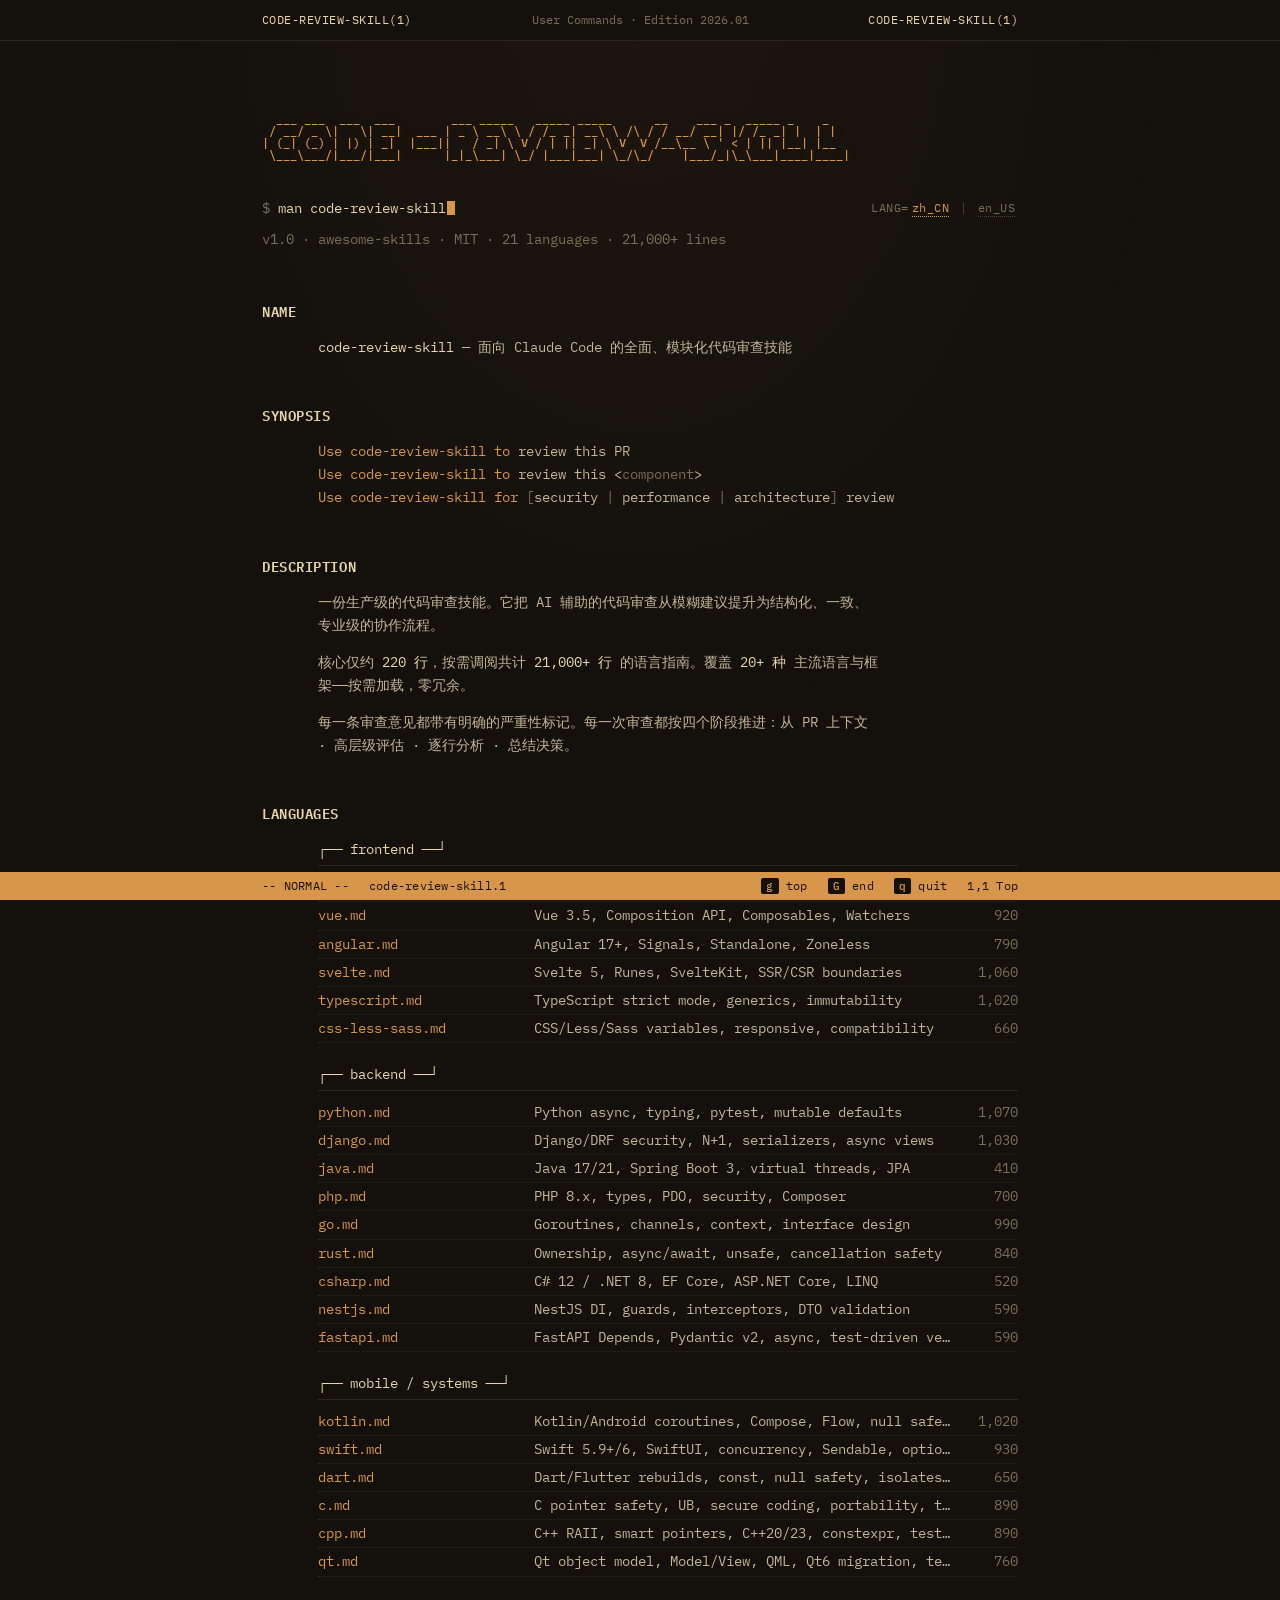
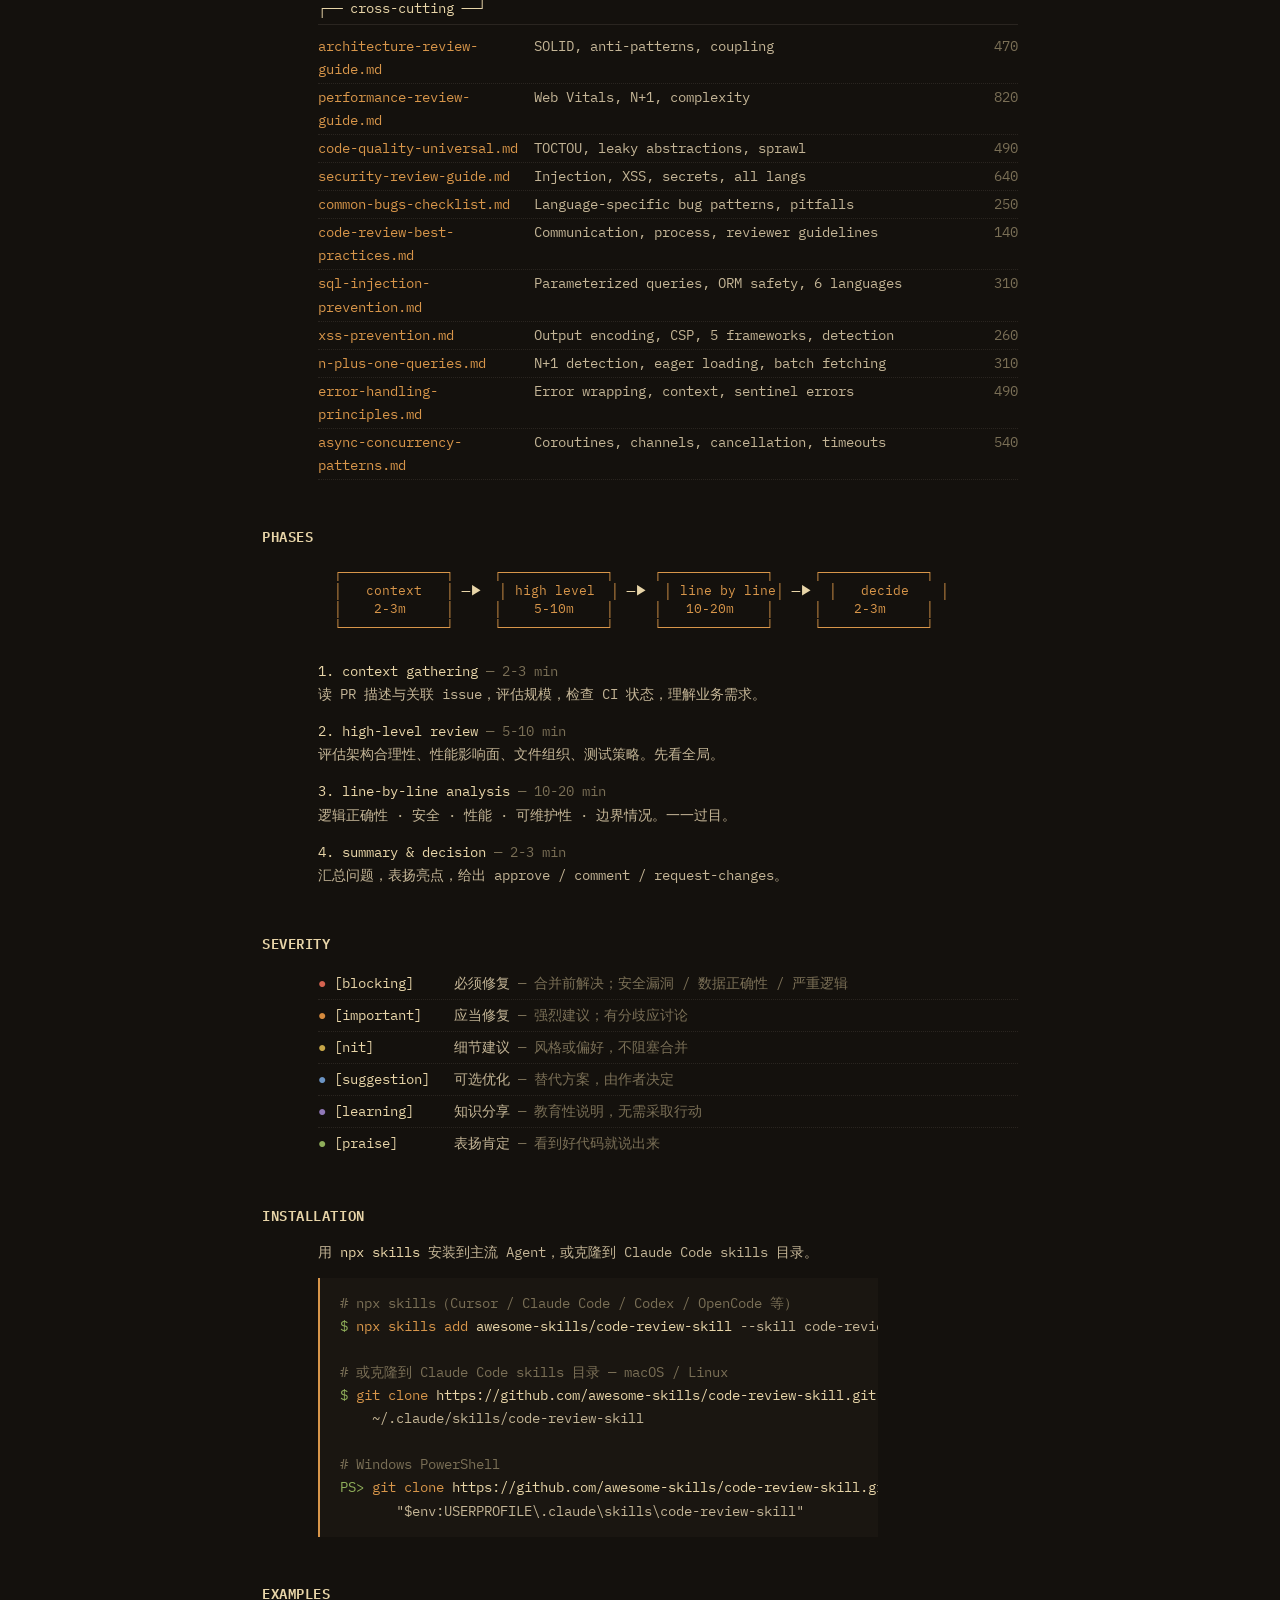
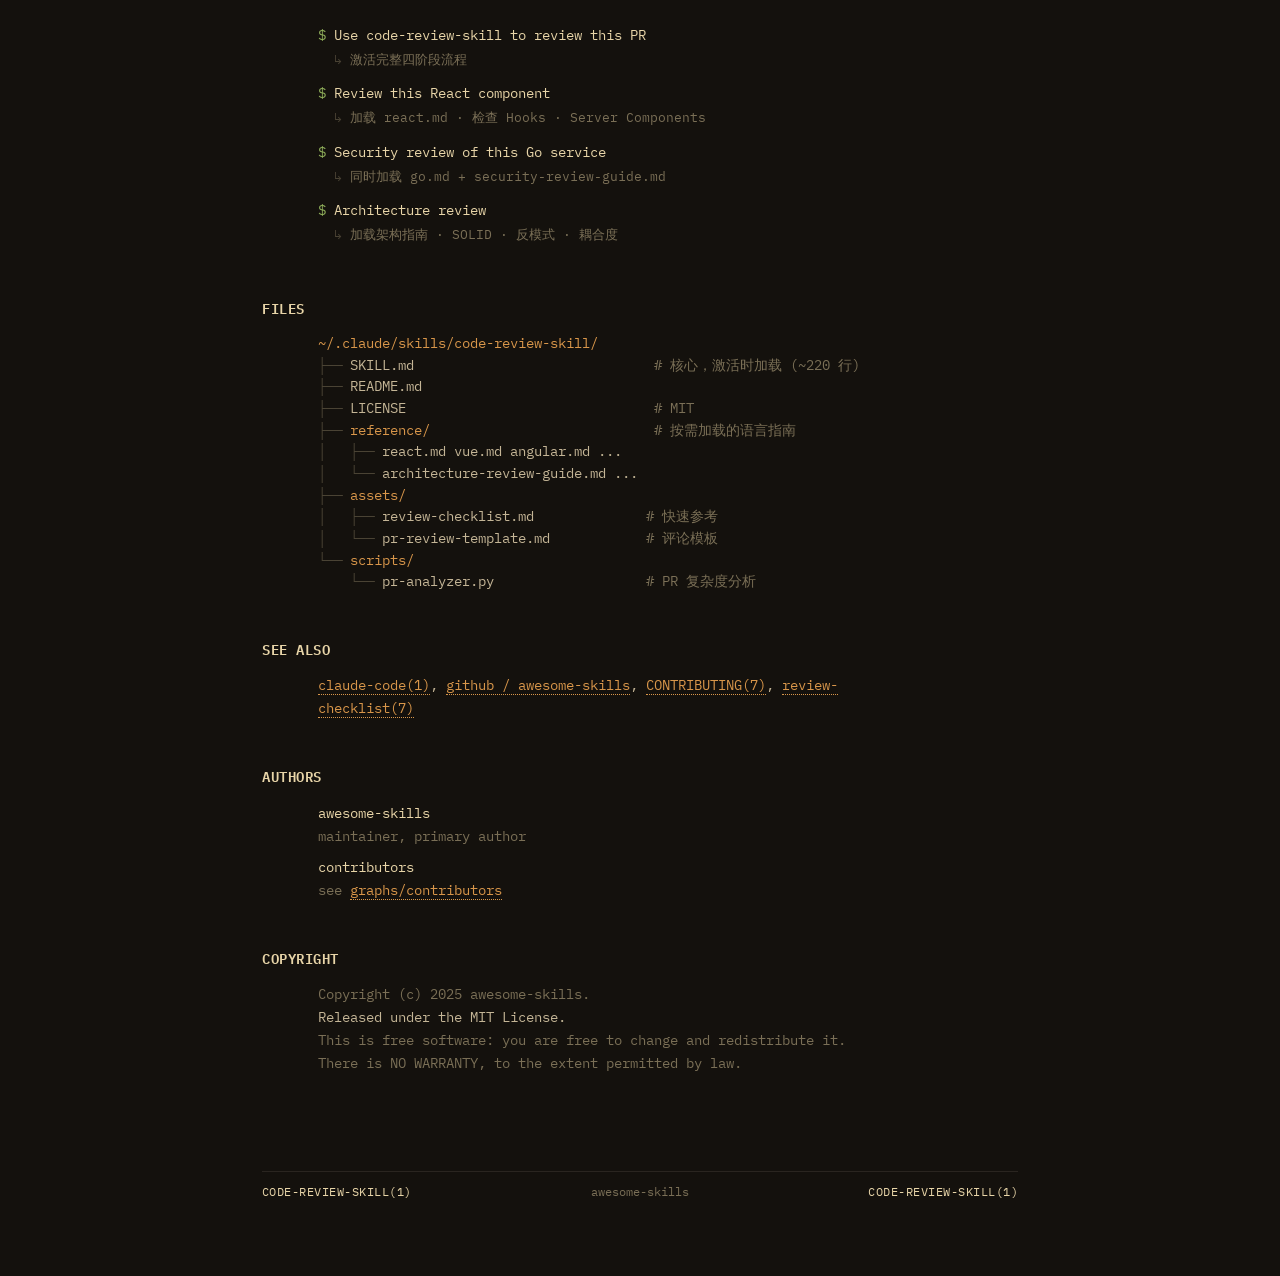
<file: code-review-skill/index.html>
<!DOCTYPE html>
<html lang="zh-CN">
<head>
  <meta charset="UTF-8">
  <meta name="viewport" content="width=device-width, initial-scale=1.0">
  <title>code-review-skill(1) — User Commands</title>
  <link rel="preconnect" href="https://fonts.googleapis.com">
  <link rel="preconnect" href="https://fonts.gstatic.com" crossorigin>
  <link href="https://fonts.googleapis.com/css2?family=IBM+Plex+Mono:wght@400;500;600&display=swap" rel="stylesheet">
  <style>
    *, *::before, *::after { box-sizing: border-box; margin: 0; padding: 0; }

    :root {
      --bg:       #14110d;
      --bg-alt:   #1a1611;
      --fg:       #c4b596;
      --fg-bright:#e8d5a8;
      --fg-dim:   #7a6f56;
      --fg-faint: #4a4334;
      --amber:    #d8964a;
      --amber-2:  #e8a455;
      --red:      #d56350;
      --green:    #8fae5a;
      --blue:     #6b94c4;
      --rule:     #2a2520;
    }

    html { background: var(--bg); }

    body {
      font-family: 'IBM Plex Mono', ui-monospace, 'SF Mono', Menlo, monospace;
      font-size: 14px;
      line-height: 1.65;
      color: var(--fg);
      background: var(--bg);
      min-height: 100vh;
      padding: 0 0 4rem;
      -webkit-font-smoothing: antialiased;
    }

    /* faint scanline-free phosphor texture — very subtle */
    body::before {
      content: '';
      position: fixed;
      inset: 0;
      pointer-events: none;
      z-index: 0;
      background:
        radial-gradient(ellipse at 50% 0%, rgba(216,150,74,0.04) 0%, transparent 60%);
    }

    /* ─── HEADER / FOOTER BAND ─── */
    .band {
      position: sticky;
      top: 0;
      background: var(--bg);
      border-bottom: 1px solid var(--rule);
      z-index: 10;
      font-size: 12px;
    }

    .band-inner {
      max-width: 820px;
      margin: 0 auto;
      padding: 0.625rem 2rem;
      display: flex;
      align-items: center;
      justify-content: space-between;
      gap: 1rem;
      color: var(--fg-dim);
    }

    .band-l, .band-r {
      color: var(--fg-bright);
      letter-spacing: 0.04em;
      white-space: nowrap;
    }

    .band-c { color: var(--fg-dim); white-space: nowrap; overflow: hidden; text-overflow: ellipsis; }

    .band a {
      color: inherit;
      text-decoration: none;
      border-bottom: 1px dotted var(--fg-faint);
    }
    .band a:hover { color: var(--amber); border-bottom-color: var(--amber); }

    /* ─── PAGE ─── */
    main {
      max-width: 820px;
      margin: 0 auto;
      padding: 3rem 2rem 0;
      position: relative;
      z-index: 1;
    }

    pre, .pre {
      font-family: inherit;
      white-space: pre;
      color: inherit;
      background: none;
      margin: 0;
    }

    /* ─── SECTIONS ─── */
    h2.sec {
      color: var(--fg-bright);
      font-weight: 600;
      font-size: 14px;
      letter-spacing: 0.04em;
      margin: 2.75rem 0 0.875rem;
      padding: 0;
    }

    h2.sec::before { content: ''; }

    section.body {
      padding-left: 7ch;
      position: relative;
    }

    section.body p {
      margin-bottom: 0.875rem;
      max-width: 70ch;
    }
    section.body p:last-child { margin-bottom: 0; }

    .em { color: var(--fg-bright); }
    .dim { color: var(--fg-dim); }
    .faint { color: var(--fg-faint); }
    .amber { color: var(--amber); }
    .red { color: var(--red); }
    .green { color: var(--green); }
    .blue { color: var(--blue); }

    a.link {
      color: var(--amber);
      text-decoration: none;
      border-bottom: 1px dotted var(--amber);
    }
    a.link:hover {
      color: var(--bg);
      background: var(--amber);
      border-bottom-color: transparent;
    }

    /* ─── TITLE BLOCK ─── */
    .title-block {
      margin-bottom: 3rem;
    }

    .ascii-title {
      color: var(--amber);
      font-size: 12px;
      line-height: 1;
      margin: 1.5rem 0 2.25rem;
      white-space: pre;
      overflow-x: auto;
      font-weight: 500;
      letter-spacing: 0;
      text-shadow: 0 0 12px rgba(216,150,74,0.25);
    }

    .one-liner {
      color: var(--fg-bright);
      margin-bottom: 0.5rem;
      display: flex;
      align-items: center;
      justify-content: space-between;
      gap: 1rem;
      flex-wrap: wrap;
    }

    .lang-toggle {
      font-size: 12px;
      color: var(--fg-dim);
      letter-spacing: 0.04em;
    }
    .lang-toggle a {
      color: var(--fg-dim);
      text-decoration: none;
      border-bottom: 1px dotted var(--fg-faint);
      padding-bottom: 1px;
      margin: 0 0.25em;
    }
    .lang-toggle a.on {
      color: var(--amber);
      border-bottom-color: var(--amber);
    }
    .lang-toggle a:hover { color: var(--amber); border-bottom-color: var(--amber); }
    .lang-toggle .sep { color: var(--fg-faint); }

    .one-liner-sub {
      color: var(--fg-dim);
    }

    /* ─── TABLES ─── */
    .lang-row {
      display: grid;
      grid-template-columns: 26ch 1fr 7ch;
      gap: 1ch;
      padding: 0.125rem 0;
      align-items: baseline;
      transition: background 0.1s;
      border-bottom: 1px dotted var(--rule);
    }

    .lang-row:hover { background: var(--bg-alt); }

    .lang-row .file { color: var(--amber); }
    .lang-row .desc { color: var(--fg); white-space: nowrap; overflow: hidden; text-overflow: ellipsis; }
    .lang-row .desc .topics { color: var(--fg-dim); }
    .lang-row .lines { text-align: right; color: var(--fg-dim); font-variant-numeric: tabular-nums; }

    .dotleader {
      color: var(--fg-faint);
      display: none;
    }

    .cat-head {
      color: var(--fg-bright);
      margin: 1.25rem 0 0.5rem;
      padding-bottom: 0.25rem;
      border-bottom: 1px solid var(--rule);
    }
    .cat-head:first-child { margin-top: 0; }

    /* ─── PHASE DIAGRAM ─── */
    .phase-flow {
      margin: 1rem 0 1.5rem;
      color: var(--fg-dim);
      line-height: 1.4;
      font-size: 13px;
      overflow-x: auto;
    }
    .phase-flow .box { color: var(--amber); }
    .phase-flow .arrow { color: var(--fg-bright); }

    .phase-list dt {
      color: var(--fg-bright);
      margin-top: 0.875rem;
    }
    .phase-list dt:first-child { margin-top: 0; }
    .phase-list dd {
      color: var(--fg);
      max-width: 70ch;
      margin-bottom: 0.125rem;
    }
    .phase-list dd.t {
      color: var(--fg-dim);
      font-size: 13px;
    }

    /* ─── SEVERITY LIST ─── */
    .sev-list {
      list-style: none;
    }
    .sev-list li {
      display: grid;
      grid-template-columns: 16ch 1fr;
      gap: 1ch;
      padding: 0.25rem 0;
      border-bottom: 1px dotted var(--rule);
      align-items: baseline;
    }
    .sev-list li:last-child { border-bottom: none; }
    .sev-list li .label { color: var(--fg-bright); }
    .sev-list li .desc { color: var(--fg); }
    .sev-list li .desc .aside { color: var(--fg-dim); }

    /* ─── CODE BLOCKS ─── */
    .codeblock {
      background: var(--bg-alt);
      border-left: 2px solid var(--amber);
      padding: 0.875rem 1.25rem;
      margin: 0.875rem 0;
      color: var(--fg);
      overflow-x: auto;
      max-width: 70ch;
    }

    .codeblock .prompt { color: var(--green); }
    .codeblock .cmt { color: var(--fg-dim); }
    .codeblock .cmd { color: var(--amber); }
    .codeblock .arg { color: var(--fg-bright); }

    .examples {
      list-style: none;
      max-width: 70ch;
    }
    .examples li {
      padding: 0.375rem 0;
      color: var(--fg);
    }
    .examples li::before {
      content: '$ ';
      color: var(--green);
    }
    .examples li .q { color: var(--fg-bright); }
    .examples li .note {
      display: block;
      margin-top: 0.125rem;
      padding-left: 2ch;
      color: var(--fg-dim);
      font-size: 13px;
    }
    .examples li .note::before { content: '↳ '; color: var(--fg-faint); }

    /* ─── FILES TREE ─── */
    .tree {
      color: var(--fg);
      line-height: 1.55;
    }
    .tree .dir { color: var(--amber); }
    .tree .file { color: var(--fg); }
    .tree .cmt { color: var(--fg-dim); }
    .tree .branch { color: var(--fg-faint); }

    /* ─── STATUS BAR / VIM-LIKE ─── */
    .statusbar {
      position: fixed;
      bottom: 0;
      left: 0;
      right: 0;
      background: var(--amber);
      color: var(--bg);
      font-size: 12px;
      letter-spacing: 0.02em;
      z-index: 20;
    }

    .statusbar-inner {
      max-width: 820px;
      margin: 0 auto;
      padding: 0.25rem 2rem;
      display: flex;
      justify-content: space-between;
      gap: 1rem;
      white-space: nowrap;
      overflow: hidden;
    }

    .statusbar-l, .statusbar-r { display: flex; gap: 1.25rem; align-items: center; }
    .statusbar-l > span:last-child {
      overflow: hidden;
      text-overflow: ellipsis;
      max-width: 22ch;
    }
    .statusbar kbd {
      background: var(--bg);
      color: var(--amber);
      padding: 1px 5px;
      border-radius: 2px;
      font-family: inherit;
      font-size: 11px;
      font-weight: 500;
    }

    /* ─── CURSOR ─── */
    .cursor {
      display: inline-block;
      width: 0.55em;
      height: 1em;
      background: var(--amber);
      vertical-align: -2px;
      animation: blink 1.1s steps(1) infinite;
      margin-left: 1px;
    }
    @keyframes blink { 50% { opacity: 0; } }

    /* ─── SEPARATOR ─── */
    .hr {
      color: var(--rule);
      margin: 2rem 0 0;
      max-width: 70ch;
      padding-left: 7ch;
      user-select: none;
    }

    /* ─── BIB ─── */
    .bib {
      max-width: 70ch;
    }
    .bib dt {
      color: var(--fg-bright);
      margin-top: 0.5rem;
    }
    .bib dt:first-child { margin-top: 0; }
    .bib dd { color: var(--fg-dim); }

    /* ─── RESPONSIVE ─── */
    @media (max-width: 720px) {
      body { font-size: 13px; }
      main { padding: 2rem 1rem 0; }
      .band-inner, .statusbar-inner { padding: 0.5rem 1rem; font-size: 11px; }
      section.body { padding-left: 4ch; }
      .lang-row { grid-template-columns: 1fr 6ch; gap: 0.5ch; }
      .lang-row .desc { display: none; }
      .ascii-title { font-size: 9px; }
      .sev-list li { grid-template-columns: 14ch 1fr; }
      .phase-flow { font-size: 10px; }
      .band-c { display: none; }
    }
  </style>
</head>
<body>

<!-- ═══ TOP BAND (man page header line) ═══ -->
<div class="band">
  <div class="band-inner">
    <span class="band-l">CODE-REVIEW-SKILL(1)</span>
    <span class="band-c">User Commands &middot; Edition 2026.01</span>
    <span class="band-r">CODE-REVIEW-SKILL(1)</span>
  </div>
</div>

<main>

  <!-- ═══ TITLE BLOCK ═══ -->
  <div class="title-block">
<pre class="ascii-title">  ___ ___  ___  ___        ___ _____   _____ _____      __    ___ _  _____ _    _    
 / __/ _ \|   \| __|  ___ | _ \ __\ \ / /_ _| __\ \ /\ / / __/ __| |/ /_ _| |  | |   
| (_| (_) | |) | _|  |___||   / _| \ V / | || _| \ V  V /__\__ \ ' &lt; | || |__| |__ 
 \___\___/|___/|___|      |_|_\___| \_/ |___|___| \_/\_/    |___/_|\_\___|____|____|</pre>

    <div class="one-liner">
      <span>
        <span class="dim">$&nbsp;</span><span class="em">man code-review-skill</span><span class="cursor"></span>
      </span>
      <span class="lang-toggle">
        <span class="dim">LANG=</span><a href="index.html" class="on">zh_CN</a><span class="sep">&nbsp;|&nbsp;</span><a href="index.en.html">en_US</a>
      </span>
    </div>
    <div class="one-liner-sub">
      v1.0 &middot; awesome-skills &middot; MIT &middot; 21 languages &middot; 21,000+ lines
    </div>
  </div>

  <!-- ═══ NAME ═══ -->
  <h2 class="sec">NAME</h2>
  <section class="body">
    <p>
      <span class="em">code-review-skill</span> &mdash; 面向 Claude Code 的全面、模块化代码审查技能
    </p>
  </section>

  <!-- ═══ SYNOPSIS ═══ -->
  <h2 class="sec">SYNOPSIS</h2>
  <section class="body">
    <pre class="pre">
<span class="amber">Use code-review-skill to</span> review this PR
<span class="amber">Use code-review-skill to</span> review this &lt;<span class="dim">component</span>&gt;
<span class="amber">Use code-review-skill for</span> <span class="dim">[</span>security <span class="dim">|</span> performance <span class="dim">|</span> architecture<span class="dim">]</span> review</pre>
  </section>

  <!-- ═══ DESCRIPTION ═══ -->
  <h2 class="sec">DESCRIPTION</h2>
  <section class="body">
    <p>一份生产级的代码审查技能。它把 AI 辅助的代码审查从模糊建议提升为结构化、一致、专业级的协作流程。</p>
    <p>核心仅约 <span class="em">220 行</span>，按需调阅共计 <span class="em">21,000+ 行</span> 的语言指南。覆盖 <span class="em">20+ 种</span> 主流语言与框架——按需加载，零冗余。</p>
    <p>每一条审查意见都带有明确的严重性标记。每一次审查都按四个阶段推进：从 PR 上下文 &middot; 高层级评估 &middot; 逐行分析 &middot; 总结决策。</p>
  </section>

  <!-- ═══ LANGUAGES ═══ -->
  <h2 class="sec">LANGUAGES</h2>
  <section class="body">

    <div class="cat-head">┌── frontend ──┘</div>
    <div class="lang-row"><span class="file">react.md</span><span class="desc">React 19, Hooks, Server Components, TanStack v5 <span class="dotleader">.................</span></span><span class="lines">870</span></div>
    <div class="lang-row"><span class="file">vue.md</span><span class="desc">Vue 3.5, Composition API, Composables, Watchers <span class="dotleader">.................</span></span><span class="lines">920</span></div>
    <div class="lang-row"><span class="file">angular.md</span><span class="desc">Angular 17+, Signals, Standalone, Zoneless <span class="dotleader">..........................</span></span><span class="lines">790</span></div>
    <div class="lang-row"><span class="file">svelte.md</span><span class="desc">Svelte 5, Runes, SvelteKit, SSR/CSR boundaries <span class="dotleader">..................</span></span><span class="lines">1,060</span></div>
    <div class="lang-row"><span class="file">typescript.md</span><span class="desc">TypeScript strict mode, generics, immutability <span class="dotleader">..................</span></span><span class="lines">1,020</span></div>
    <div class="lang-row"><span class="file">css-less-sass.md</span><span class="desc">CSS/Less/Sass variables, responsive, compatibility <span class="dotleader">..............</span></span><span class="lines">660</span></div>

    <div class="cat-head">┌── backend ──┘</div>
    <div class="lang-row"><span class="file">python.md</span><span class="desc">Python async, typing, pytest, mutable defaults <span class="dotleader">.................</span></span><span class="lines">1,070</span></div>
    <div class="lang-row"><span class="file">django.md</span><span class="desc">Django/DRF security, N+1, serializers, async views <span class="dotleader">..............</span></span><span class="lines">1,030</span></div>
    <div class="lang-row"><span class="file">java.md</span><span class="desc">Java 17/21, Spring Boot 3, virtual threads, JPA <span class="dotleader">................</span></span><span class="lines">410</span></div>
    <div class="lang-row"><span class="file">php.md</span><span class="desc">PHP 8.x, types, PDO, security, Composer <span class="dotleader">...........................</span></span><span class="lines">700</span></div>
    <div class="lang-row"><span class="file">go.md</span><span class="desc">Goroutines, channels, context, interface design <span class="dotleader">.................</span></span><span class="lines">990</span></div>
    <div class="lang-row"><span class="file">rust.md</span><span class="desc">Ownership, async/await, unsafe, cancellation safety <span class="dotleader">.............</span></span><span class="lines">840</span></div>
    <div class="lang-row"><span class="file">csharp.md</span><span class="desc">C# 12 / .NET 8, EF Core, ASP.NET Core, LINQ <span class="dotleader">.....................</span></span><span class="lines">520</span></div>
    <div class="lang-row"><span class="file">nestjs.md</span><span class="desc">NestJS DI, guards, interceptors, DTO validation <span class="dotleader">.................</span></span><span class="lines">590</span></div>
    <div class="lang-row"><span class="file">fastapi.md</span><span class="desc">FastAPI Depends, Pydantic v2, async, test-driven verification <span class="dotleader">........</span></span><span class="lines">590</span></div>

    <div class="cat-head">┌── mobile / systems ──┘</div>
    <div class="lang-row"><span class="file">kotlin.md</span><span class="desc">Kotlin/Android coroutines, Compose, Flow, null safety <span class="dotleader">...........</span></span><span class="lines">1,020</span></div>
    <div class="lang-row"><span class="file">swift.md</span><span class="desc">Swift 5.9+/6, SwiftUI, concurrency, Sendable, optionals <span class="dotleader">..........</span></span><span class="lines">930</span></div>
    <div class="lang-row"><span class="file">dart.md</span><span class="desc">Dart/Flutter rebuilds, const, null safety, isolates, state <span class="dotleader">.........</span></span><span class="lines">650</span></div>
    <div class="lang-row"><span class="file">c.md</span><span class="desc">C pointer safety, UB, secure coding, portability, testing <span class="dotleader">.....</span></span><span class="lines">890</span></div>
    <div class="lang-row"><span class="file">cpp.md</span><span class="desc">C++ RAII, smart pointers, C++20/23, constexpr, testing <span class="dotleader">........</span></span><span class="lines">890</span></div>
    <div class="lang-row"><span class="file">qt.md</span><span class="desc">Qt object model, Model/View, QML, Qt6 migration, testing <span class="dotleader">.......</span></span><span class="lines">760</span></div>

    <div class="cat-head">┌── cross-cutting ──┘</div>
    <div class="lang-row"><span class="file">architecture-review-guide.md</span><span class="desc">SOLID, anti-patterns, coupling <span class="dotleader">...</span></span><span class="lines">470</span></div>
    <div class="lang-row"><span class="file">performance-review-guide.md</span><span class="desc">Web Vitals, N+1, complexity <span class="dotleader">.......</span></span><span class="lines">820</span></div>
    <div class="lang-row"><span class="file">code-quality-universal.md</span><span class="desc">TOCTOU, leaky abstractions, sprawl <span class="dotleader">....</span></span><span class="lines">490</span></div>
    <div class="lang-row"><span class="file">security-review-guide.md</span><span class="desc">Injection, XSS, secrets, all langs <span class="dotleader">.....</span></span><span class="lines">640</span></div>
    <div class="lang-row"><span class="file">common-bugs-checklist.md</span><span class="desc">Language-specific bug patterns, pitfalls <span class="dotleader">.........</span></span><span class="lines">250</span></div>
    <div class="lang-row"><span class="file">code-review-best-practices.md</span><span class="desc">Communication, process, reviewer guidelines <span class="dotleader">.......</span></span><span class="lines">140</span></div>
    <div class="lang-row"><span class="file">sql-injection-prevention.md</span><span class="desc">Parameterized queries, ORM safety, 6 languages <span class="dotleader">......</span></span><span class="lines">310</span></div>
    <div class="lang-row"><span class="file">xss-prevention.md</span><span class="desc">Output encoding, CSP, 5 frameworks, detection <span class="dotleader">.........</span></span><span class="lines">260</span></div>
    <div class="lang-row"><span class="file">n-plus-one-queries.md</span><span class="desc">N+1 detection, eager loading, batch fetching <span class="dotleader">...........</span></span><span class="lines">310</span></div>
    <div class="lang-row"><span class="file">error-handling-principles.md</span><span class="desc">Error wrapping, context, sentinel errors <span class="dotleader">..............</span></span><span class="lines">490</span></div>
    <div class="lang-row"><span class="file">async-concurrency-patterns.md</span><span class="desc">Coroutines, channels, cancellation, timeouts <span class="dotleader">..........</span></span><span class="lines">540</span></div>
  </section>

  <!-- ═══ PHASES ═══ -->
  <h2 class="sec">PHASES</h2>
  <section class="body">

<pre class="phase-flow">  <span class="box">┌─────────────┐     ┌─────────────┐     ┌─────────────┐     ┌─────────────┐</span>
  <span class="box">│   context   │</span> <span class="arrow">─▶</span>  <span class="box">│ high level  │</span> <span class="arrow">─▶</span>  <span class="box">│ line by line│</span> <span class="arrow">─▶</span>  <span class="box">│   decide    │</span>
  <span class="box">│    2-3m     │</span>     <span class="box">│    5-10m    │</span>     <span class="box">│   10-20m    │</span>     <span class="box">│    2-3m     │</span>
  <span class="box">└─────────────┘     └─────────────┘     └─────────────┘     └─────────────┘</span></pre>

    <dl class="phase-list" style="margin-top:1.5rem;">
      <dt>1. context gathering <span class="dim">— 2-3 min</span></dt>
      <dd>读 PR 描述与关联 issue，评估规模，检查 CI 状态，理解业务需求。</dd>
      <dt>2. high-level review <span class="dim">— 5-10 min</span></dt>
      <dd>评估架构合理性、性能影响面、文件组织、测试策略。先看全局。</dd>
      <dt>3. line-by-line analysis <span class="dim">— 10-20 min</span></dt>
      <dd>逻辑正确性 &middot; 安全 &middot; 性能 &middot; 可维护性 &middot; 边界情况。一一过目。</dd>
      <dt>4. summary &amp; decision <span class="dim">— 2-3 min</span></dt>
      <dd>汇总问题，表扬亮点，给出 approve / comment / request-changes。</dd>
    </dl>
  </section>

  <!-- ═══ SEVERITY ═══ -->
  <h2 class="sec">SEVERITY</h2>
  <section class="body">
    <ul class="sev-list">
      <li>
        <span class="label"><span class="red">●</span>&nbsp;[blocking]</span>
        <span class="desc">必须修复 <span class="aside">— 合并前解决；安全漏洞 / 数据正确性 / 严重逻辑</span></span>
      </li>
      <li>
        <span class="label"><span style="color:#d68a3d;">●</span>&nbsp;[important]</span>
        <span class="desc">应当修复 <span class="aside">— 强烈建议；有分歧应讨论</span></span>
      </li>
      <li>
        <span class="label"><span style="color:#c7a648;">●</span>&nbsp;[nit]</span>
        <span class="desc">细节建议 <span class="aside">— 风格或偏好，不阻塞合并</span></span>
      </li>
      <li>
        <span class="label"><span class="blue">●</span>&nbsp;[suggestion]</span>
        <span class="desc">可选优化 <span class="aside">— 替代方案，由作者决定</span></span>
      </li>
      <li>
        <span class="label"><span style="color:#9078b8;">●</span>&nbsp;[learning]</span>
        <span class="desc">知识分享 <span class="aside">— 教育性说明，无需采取行动</span></span>
      </li>
      <li>
        <span class="label"><span class="green">●</span>&nbsp;[praise]</span>
        <span class="desc">表扬肯定 <span class="aside">— 看到好代码就说出来</span></span>
      </li>
    </ul>
  </section>

  <!-- ═══ INSTALLATION ═══ -->
  <h2 class="sec">INSTALLATION</h2>
  <section class="body">

    <p>用 <span class="em">npx skills</span> 安装到主流 Agent，或克隆到 Claude Code skills 目录。</p>

<pre class="codeblock"><span class="cmt"># npx skills（Cursor / Claude Code / Codex / OpenCode 等）</span>
<span class="prompt">$</span> <span class="cmd">npx skills add</span> <span class="arg">awesome-skills/code-review-skill</span> --skill code-review-skill

<span class="cmt"># 或克隆到 Claude Code skills 目录 — macOS / Linux</span>
<span class="prompt">$</span> <span class="cmd">git clone</span> <span class="arg">https://github.com/awesome-skills/code-review-skill.git</span> \
    ~/.claude/skills/code-review-skill

<span class="cmt"># Windows PowerShell</span>
<span class="prompt">PS&gt;</span> <span class="cmd">git clone</span> <span class="arg">https://github.com/awesome-skills/code-review-skill.git</span> `
       "$env:USERPROFILE\.claude\skills\code-review-skill"</pre>
  </section>

  <!-- ═══ EXAMPLES ═══ -->
  <h2 class="sec">EXAMPLES</h2>
  <section class="body">
    <ul class="examples">
      <li>
        <span class="q">Use code-review-skill to review this PR</span>
        <span class="note">激活完整四阶段流程</span>
      </li>
      <li>
        <span class="q">Review this React component</span>
        <span class="note">加载 react.md &middot; 检查 Hooks &middot; Server Components</span>
      </li>
      <li>
        <span class="q">Security review of this Go service</span>
        <span class="note">同时加载 go.md + security-review-guide.md</span>
      </li>
      <li>
        <span class="q">Architecture review</span>
        <span class="note">加载架构指南 &middot; SOLID &middot; 反模式 &middot; 耦合度</span>
      </li>
    </ul>
  </section>

  <!-- ═══ FILES ═══ -->
  <h2 class="sec">FILES</h2>
  <section class="body">
<pre class="tree">
<span class="dir">~/.claude/skills/code-review-skill/</span>
<span class="branch">├──</span> <span class="file">SKILL.md</span>                              <span class="cmt"># 核心，激活时加载 (~220 行)</span>
<span class="branch">├──</span> <span class="file">README.md</span>
<span class="branch">├──</span> <span class="file">LICENSE</span>                               <span class="cmt"># MIT</span>
<span class="branch">├──</span> <span class="dir">reference/</span>                            <span class="cmt"># 按需加载的语言指南</span>
<span class="branch">│   ├──</span> <span class="file">react.md</span> <span class="file">vue.md</span> <span class="file">angular.md</span> ...
<span class="branch">│   └──</span> <span class="file">architecture-review-guide.md</span> ...
<span class="branch">├──</span> <span class="dir">assets/</span>
<span class="branch">│   ├──</span> <span class="file">review-checklist.md</span>              <span class="cmt"># 快速参考</span>
<span class="branch">│   └──</span> <span class="file">pr-review-template.md</span>            <span class="cmt"># 评论模板</span>
<span class="branch">└──</span> <span class="dir">scripts/</span>
    <span class="branch">└──</span> <span class="file">pr-analyzer.py</span>                   <span class="cmt"># PR 复杂度分析</span></pre>
  </section>

  <!-- ═══ SEE ALSO ═══ -->
  <h2 class="sec">SEE ALSO</h2>
  <section class="body">
    <p>
      <a class="link" href="https://claude.ai/code" target="_blank">claude-code(1)</a>,
      <a class="link" href="https://github.com/awesome-skills/code-review-skill" target="_blank">github / awesome-skills</a>,
      <a class="link" href="https://github.com/awesome-skills/code-review-skill/blob/main/CONTRIBUTING.md" target="_blank">CONTRIBUTING(7)</a>,
      <a class="link" href="https://github.com/awesome-skills/code-review-skill/blob/main/assets/review-checklist.md" target="_blank">review-checklist(7)</a>
    </p>
  </section>

  <!-- ═══ AUTHORS ═══ -->
  <h2 class="sec">AUTHORS</h2>
  <section class="body">
    <dl class="bib">
      <dt>awesome-skills</dt>
      <dd>maintainer, primary author</dd>
      <dt>contributors</dt>
      <dd>see <a class="link" href="https://github.com/awesome-skills/code-review-skill/graphs/contributors" target="_blank">graphs/contributors</a></dd>
    </dl>
  </section>

  <!-- ═══ COPYRIGHT ═══ -->
  <h2 class="sec">COPYRIGHT</h2>
  <section class="body">
    <p>
      <span class="dim">Copyright (c) 2025 awesome-skills.</span><br>
      Released under the MIT License.<br>
      <span class="dim">This is free software: you are free to change and redistribute it.</span><br>
      <span class="dim">There is NO WARRANTY, to the extent permitted by law.</span>
    </p>
  </section>

  <div style="height: 4rem;"></div>

  <!-- ═══ END-OF-PAGE BAND ═══ -->
  <div style="border-top:1px solid var(--rule); margin-top:2rem; padding:0.625rem 0;">
    <div style="display:flex; justify-content:space-between; color:var(--fg-dim); font-size:12px; white-space:nowrap; gap:1rem;">
      <span class="band-l" style="color:var(--fg-bright);">CODE-REVIEW-SKILL(1)</span>
      <span style="color:var(--fg-dim);">awesome-skills</span>
      <span class="band-r" style="color:var(--fg-bright);">CODE-REVIEW-SKILL(1)</span>
    </div>
  </div>

</main>

<!-- ═══ VIM-LIKE STATUS BAR ═══ -->
<div class="statusbar">
  <div class="statusbar-inner">
    <div class="statusbar-l">
      <span>-- NORMAL --</span>
      <span>code-review-skill.1</span>
    </div>
    <div class="statusbar-r">
      <span><kbd>g</kbd> top</span>
      <span><kbd>G</kbd> end</span>
      <span><kbd>q</kbd> quit</span>
      <span id="pos">1,1</span>
    </div>
  </div>
</div>

<script>
  // Vim-like keyboard nav for the man-page vibe
  document.addEventListener('keydown', (e) => {
    if (e.metaKey || e.ctrlKey || e.altKey) return;
    if (e.target.tagName === 'INPUT' || e.target.tagName === 'TEXTAREA') return;

    if (e.key === 'g') {
      window.scrollTo({ top: 0, behavior: 'smooth' });
    } else if (e.key === 'G') {
      window.scrollTo({ top: document.body.scrollHeight, behavior: 'smooth' });
    } else if (e.key === 'j') {
      window.scrollBy({ top: 60, behavior: 'smooth' });
    } else if (e.key === 'k') {
      window.scrollBy({ top: -60, behavior: 'smooth' });
    } else if (e.key === 'q') {
      const ok = confirm('Quit man page?');
      if (ok) window.close();
    }
  });

  // Update line/col-like indicator from scroll position
  const posEl = document.getElementById('pos');
  function updatePos() {
    const pct = Math.round((window.scrollY / (document.body.scrollHeight - window.innerHeight)) * 100) || 0;
    const line = Math.max(1, Math.round((window.scrollY / 20)));
    posEl.textContent = line + ',1  ' + (pct >= 99 ? 'Bot' : pct <= 1 ? 'Top' : pct + '%');
  }
  updatePos();
  window.addEventListener('scroll', updatePos, { passive: true });
</script>

</body>
</html>
</file>
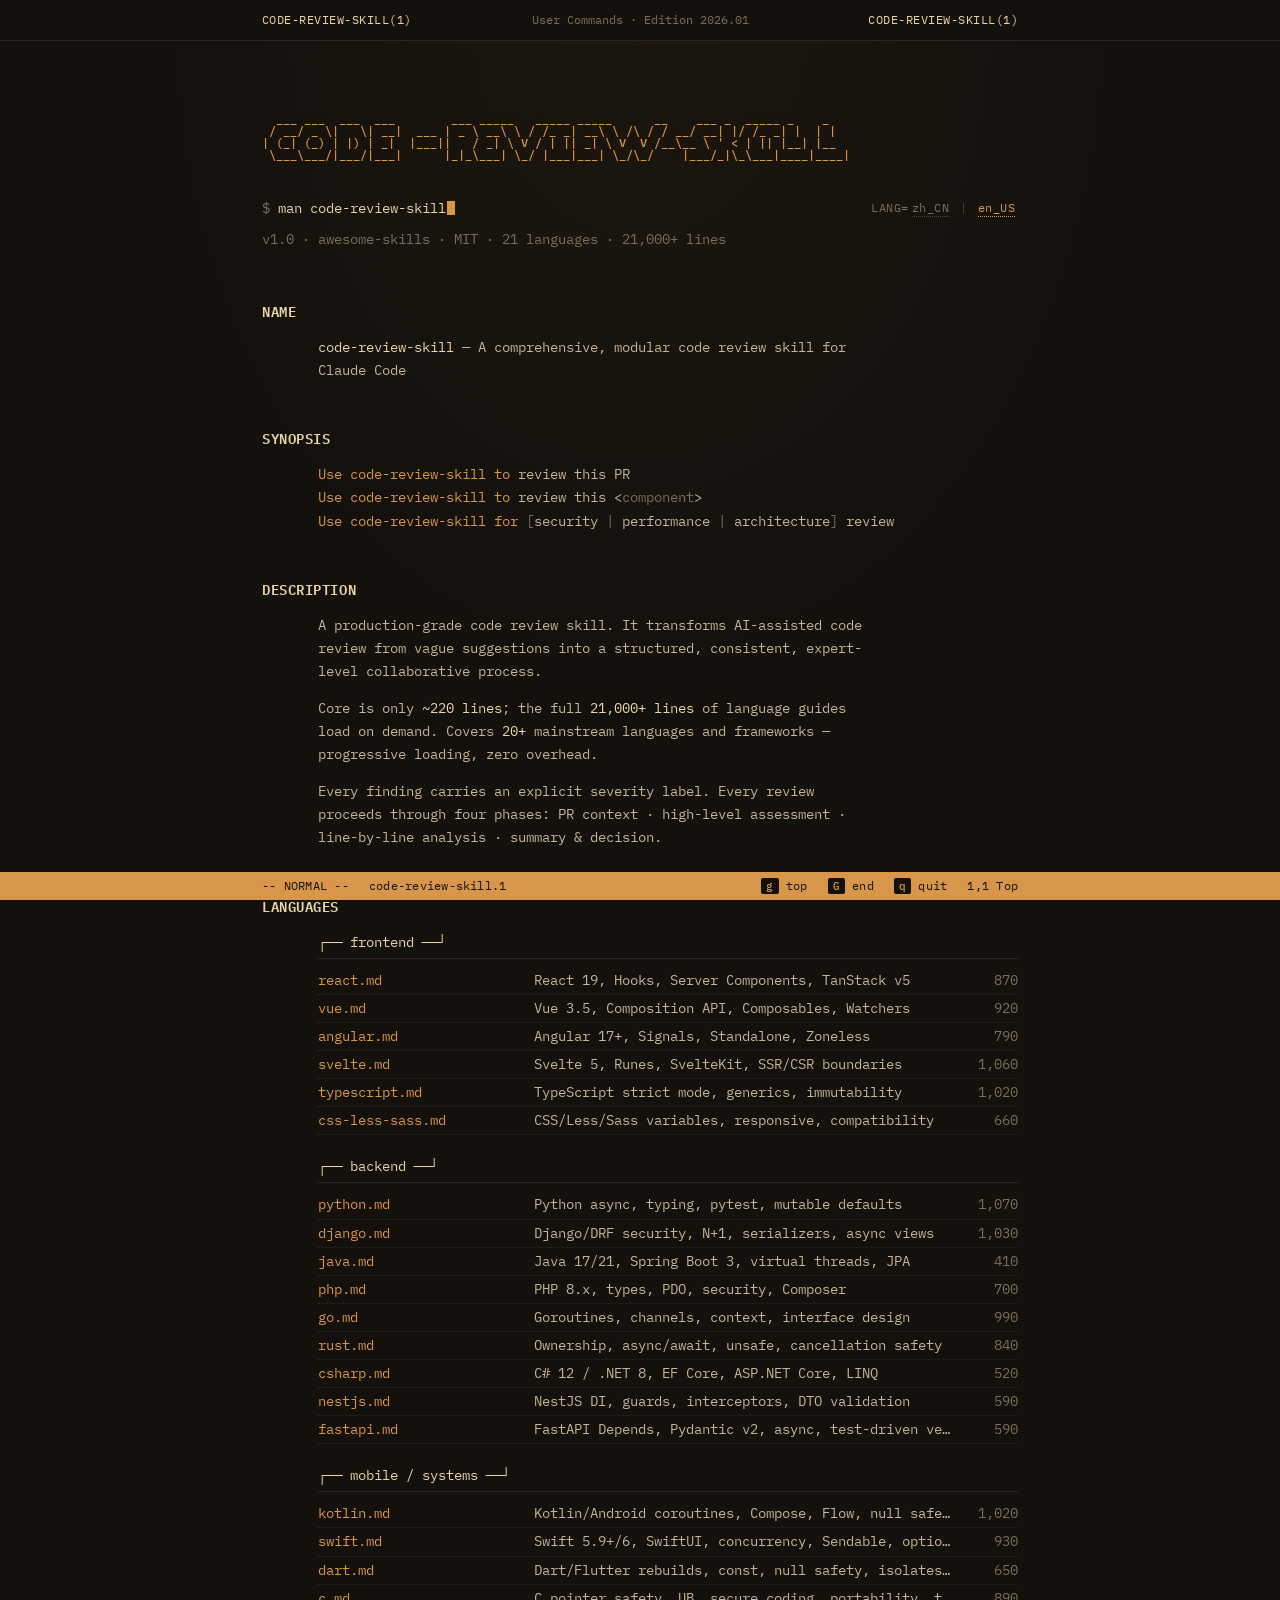
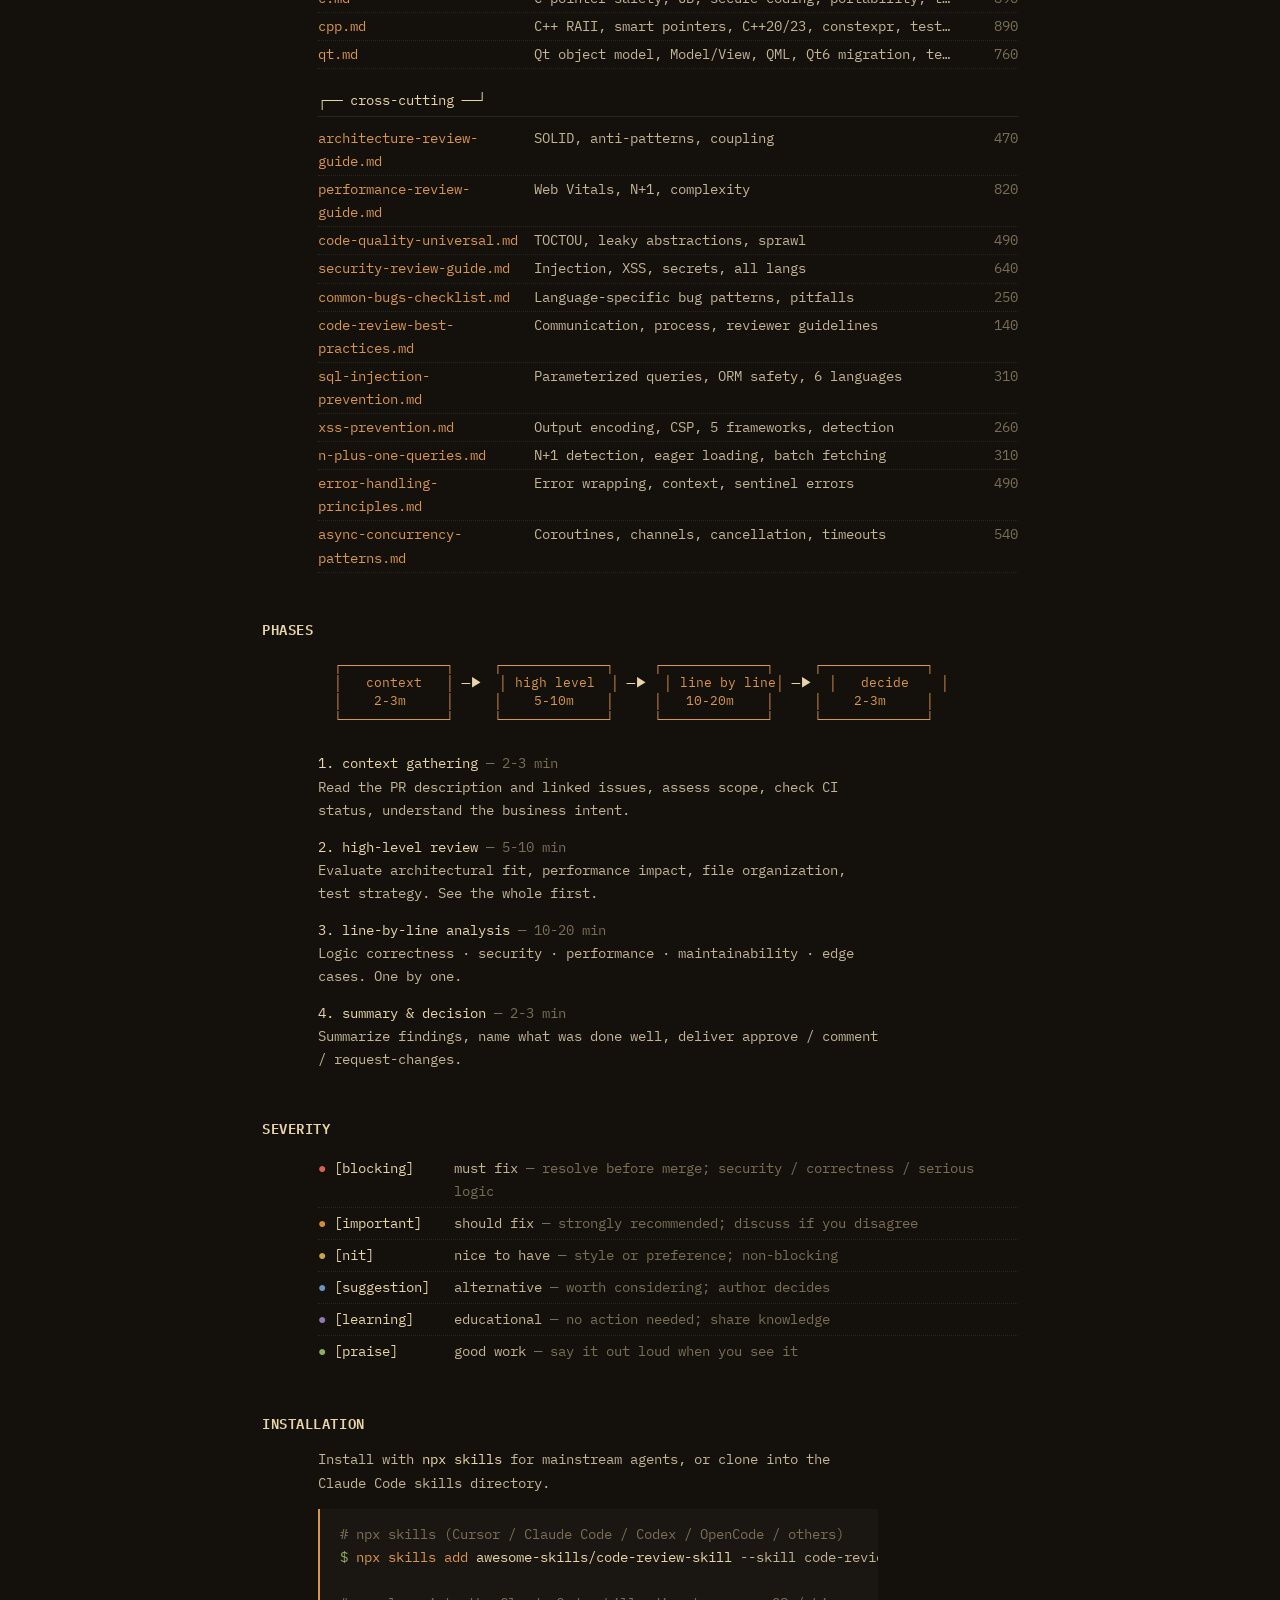
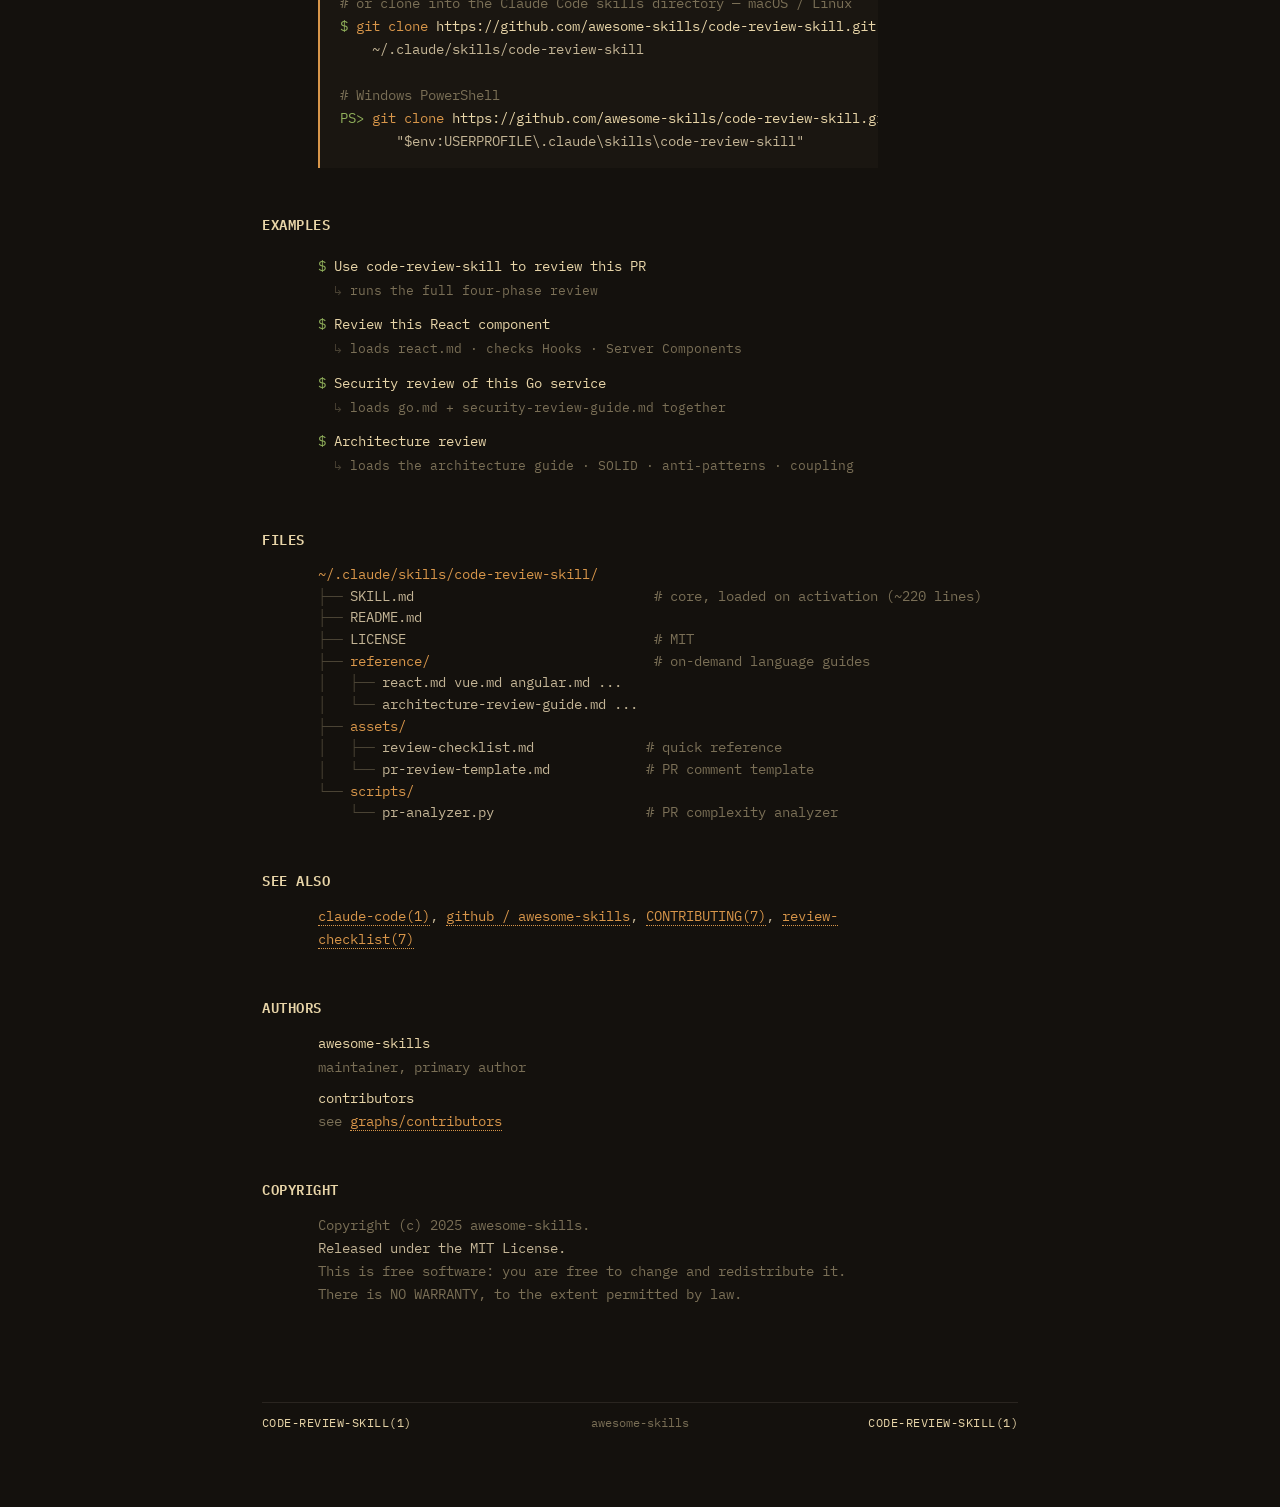
<file: code-review-skill/index.en.html>
<!DOCTYPE html>
<html lang="zh-CN">
<head>
  <meta charset="UTF-8">
  <meta name="viewport" content="width=device-width, initial-scale=1.0">
  <title>code-review-skill(1) — User Commands (en_US)</title>
  <link rel="preconnect" href="https://fonts.googleapis.com">
  <link rel="preconnect" href="https://fonts.gstatic.com" crossorigin>
  <link href="https://fonts.googleapis.com/css2?family=IBM+Plex+Mono:wght@400;500;600&display=swap" rel="stylesheet">
  <style>
    *, *::before, *::after { box-sizing: border-box; margin: 0; padding: 0; }

    :root {
      --bg:       #14110d;
      --bg-alt:   #1a1611;
      --fg:       #c4b596;
      --fg-bright:#e8d5a8;
      --fg-dim:   #7a6f56;
      --fg-faint: #4a4334;
      --amber:    #d8964a;
      --amber-2:  #e8a455;
      --red:      #d56350;
      --green:    #8fae5a;
      --blue:     #6b94c4;
      --rule:     #2a2520;
    }

    html { background: var(--bg); }

    body {
      font-family: 'IBM Plex Mono', ui-monospace, 'SF Mono', Menlo, monospace;
      font-size: 14px;
      line-height: 1.65;
      color: var(--fg);
      background: var(--bg);
      min-height: 100vh;
      padding: 0 0 4rem;
      -webkit-font-smoothing: antialiased;
    }

    /* faint scanline-free phosphor texture — very subtle */
    body::before {
      content: '';
      position: fixed;
      inset: 0;
      pointer-events: none;
      z-index: 0;
      background:
        radial-gradient(ellipse at 50% 0%, rgba(216,150,74,0.04) 0%, transparent 60%);
    }

    /* ─── HEADER / FOOTER BAND ─── */
    .band {
      position: sticky;
      top: 0;
      background: var(--bg);
      border-bottom: 1px solid var(--rule);
      z-index: 10;
      font-size: 12px;
    }

    .band-inner {
      max-width: 820px;
      margin: 0 auto;
      padding: 0.625rem 2rem;
      display: flex;
      align-items: center;
      justify-content: space-between;
      gap: 1rem;
      color: var(--fg-dim);
    }

    .band-l, .band-r {
      color: var(--fg-bright);
      letter-spacing: 0.04em;
      white-space: nowrap;
    }

    .band-c { color: var(--fg-dim); white-space: nowrap; overflow: hidden; text-overflow: ellipsis; }

    .band a {
      color: inherit;
      text-decoration: none;
      border-bottom: 1px dotted var(--fg-faint);
    }
    .band a:hover { color: var(--amber); border-bottom-color: var(--amber); }

    /* ─── PAGE ─── */
    main {
      max-width: 820px;
      margin: 0 auto;
      padding: 3rem 2rem 0;
      position: relative;
      z-index: 1;
    }

    pre, .pre {
      font-family: inherit;
      white-space: pre;
      color: inherit;
      background: none;
      margin: 0;
    }

    /* ─── SECTIONS ─── */
    h2.sec {
      color: var(--fg-bright);
      font-weight: 600;
      font-size: 14px;
      letter-spacing: 0.04em;
      margin: 2.75rem 0 0.875rem;
      padding: 0;
    }

    h2.sec::before { content: ''; }

    section.body {
      padding-left: 7ch;
      position: relative;
    }

    section.body p {
      margin-bottom: 0.875rem;
      max-width: 70ch;
    }
    section.body p:last-child { margin-bottom: 0; }

    .em { color: var(--fg-bright); }
    .dim { color: var(--fg-dim); }
    .faint { color: var(--fg-faint); }
    .amber { color: var(--amber); }
    .red { color: var(--red); }
    .green { color: var(--green); }
    .blue { color: var(--blue); }

    a.link {
      color: var(--amber);
      text-decoration: none;
      border-bottom: 1px dotted var(--amber);
    }
    a.link:hover {
      color: var(--bg);
      background: var(--amber);
      border-bottom-color: transparent;
    }

    /* ─── TITLE BLOCK ─── */
    .title-block {
      margin-bottom: 3rem;
    }

    .ascii-title {
      color: var(--amber);
      font-size: 12px;
      line-height: 1;
      margin: 1.5rem 0 2.25rem;
      white-space: pre;
      overflow-x: auto;
      font-weight: 500;
      letter-spacing: 0;
      text-shadow: 0 0 12px rgba(216,150,74,0.25);
    }

    .one-liner {
      color: var(--fg-bright);
      margin-bottom: 0.5rem;
      display: flex;
      align-items: center;
      justify-content: space-between;
      gap: 1rem;
      flex-wrap: wrap;
    }

    .lang-toggle {
      font-size: 12px;
      color: var(--fg-dim);
      letter-spacing: 0.04em;
    }
    .lang-toggle a {
      color: var(--fg-dim);
      text-decoration: none;
      border-bottom: 1px dotted var(--fg-faint);
      padding-bottom: 1px;
      margin: 0 0.25em;
    }
    .lang-toggle a.on {
      color: var(--amber);
      border-bottom-color: var(--amber);
    }
    .lang-toggle a:hover { color: var(--amber); border-bottom-color: var(--amber); }
    .lang-toggle .sep { color: var(--fg-faint); }

    .one-liner-sub {
      color: var(--fg-dim);
    }

    /* ─── TABLES ─── */
    .lang-row {
      display: grid;
      grid-template-columns: 26ch 1fr 7ch;
      gap: 1ch;
      padding: 0.125rem 0;
      align-items: baseline;
      transition: background 0.1s;
      border-bottom: 1px dotted var(--rule);
    }

    .lang-row:hover { background: var(--bg-alt); }

    .lang-row .file { color: var(--amber); }
    .lang-row .desc { color: var(--fg); white-space: nowrap; overflow: hidden; text-overflow: ellipsis; }
    .lang-row .desc .topics { color: var(--fg-dim); }
    .lang-row .lines { text-align: right; color: var(--fg-dim); font-variant-numeric: tabular-nums; }

    .dotleader {
      color: var(--fg-faint);
      display: none;
    }

    .cat-head {
      color: var(--fg-bright);
      margin: 1.25rem 0 0.5rem;
      padding-bottom: 0.25rem;
      border-bottom: 1px solid var(--rule);
    }
    .cat-head:first-child { margin-top: 0; }

    /* ─── PHASE DIAGRAM ─── */
    .phase-flow {
      margin: 1rem 0 1.5rem;
      color: var(--fg-dim);
      line-height: 1.4;
      font-size: 13px;
      overflow-x: auto;
    }
    .phase-flow .box { color: var(--amber); }
    .phase-flow .arrow { color: var(--fg-bright); }

    .phase-list dt {
      color: var(--fg-bright);
      margin-top: 0.875rem;
    }
    .phase-list dt:first-child { margin-top: 0; }
    .phase-list dd {
      color: var(--fg);
      max-width: 70ch;
      margin-bottom: 0.125rem;
    }
    .phase-list dd.t {
      color: var(--fg-dim);
      font-size: 13px;
    }

    /* ─── SEVERITY LIST ─── */
    .sev-list {
      list-style: none;
    }
    .sev-list li {
      display: grid;
      grid-template-columns: 16ch 1fr;
      gap: 1ch;
      padding: 0.25rem 0;
      border-bottom: 1px dotted var(--rule);
      align-items: baseline;
    }
    .sev-list li:last-child { border-bottom: none; }
    .sev-list li .label { color: var(--fg-bright); }
    .sev-list li .desc { color: var(--fg); }
    .sev-list li .desc .aside { color: var(--fg-dim); }

    /* ─── CODE BLOCKS ─── */
    .codeblock {
      background: var(--bg-alt);
      border-left: 2px solid var(--amber);
      padding: 0.875rem 1.25rem;
      margin: 0.875rem 0;
      color: var(--fg);
      overflow-x: auto;
      max-width: 70ch;
    }

    .codeblock .prompt { color: var(--green); }
    .codeblock .cmt { color: var(--fg-dim); }
    .codeblock .cmd { color: var(--amber); }
    .codeblock .arg { color: var(--fg-bright); }

    .examples {
      list-style: none;
      max-width: 70ch;
    }
    .examples li {
      padding: 0.375rem 0;
      color: var(--fg);
    }
    .examples li::before {
      content: '$ ';
      color: var(--green);
    }
    .examples li .q { color: var(--fg-bright); }
    .examples li .note {
      display: block;
      margin-top: 0.125rem;
      padding-left: 2ch;
      color: var(--fg-dim);
      font-size: 13px;
    }
    .examples li .note::before { content: '↳ '; color: var(--fg-faint); }

    /* ─── FILES TREE ─── */
    .tree {
      color: var(--fg);
      line-height: 1.55;
    }
    .tree .dir { color: var(--amber); }
    .tree .file { color: var(--fg); }
    .tree .cmt { color: var(--fg-dim); }
    .tree .branch { color: var(--fg-faint); }

    /* ─── STATUS BAR / VIM-LIKE ─── */
    .statusbar {
      position: fixed;
      bottom: 0;
      left: 0;
      right: 0;
      background: var(--amber);
      color: var(--bg);
      font-size: 12px;
      letter-spacing: 0.02em;
      z-index: 20;
    }

    .statusbar-inner {
      max-width: 820px;
      margin: 0 auto;
      padding: 0.25rem 2rem;
      display: flex;
      justify-content: space-between;
      gap: 1rem;
      white-space: nowrap;
      overflow: hidden;
    }

    .statusbar-l, .statusbar-r { display: flex; gap: 1.25rem; align-items: center; }
    .statusbar-l > span:last-child {
      overflow: hidden;
      text-overflow: ellipsis;
      max-width: 22ch;
    }
    .statusbar kbd {
      background: var(--bg);
      color: var(--amber);
      padding: 1px 5px;
      border-radius: 2px;
      font-family: inherit;
      font-size: 11px;
      font-weight: 500;
    }

    /* ─── CURSOR ─── */
    .cursor {
      display: inline-block;
      width: 0.55em;
      height: 1em;
      background: var(--amber);
      vertical-align: -2px;
      animation: blink 1.1s steps(1) infinite;
      margin-left: 1px;
    }
    @keyframes blink { 50% { opacity: 0; } }

    /* ─── SEPARATOR ─── */
    .hr {
      color: var(--rule);
      margin: 2rem 0 0;
      max-width: 70ch;
      padding-left: 7ch;
      user-select: none;
    }

    /* ─── BIB ─── */
    .bib {
      max-width: 70ch;
    }
    .bib dt {
      color: var(--fg-bright);
      margin-top: 0.5rem;
    }
    .bib dt:first-child { margin-top: 0; }
    .bib dd { color: var(--fg-dim); }

    /* ─── RESPONSIVE ─── */
    @media (max-width: 720px) {
      body { font-size: 13px; }
      main { padding: 2rem 1rem 0; }
      .band-inner, .statusbar-inner { padding: 0.5rem 1rem; font-size: 11px; }
      section.body { padding-left: 4ch; }
      .lang-row { grid-template-columns: 1fr 6ch; gap: 0.5ch; }
      .lang-row .desc { display: none; }
      .ascii-title { font-size: 9px; }
      .sev-list li { grid-template-columns: 14ch 1fr; }
      .phase-flow { font-size: 10px; }
      .band-c { display: none; }
    }
  </style>
</head>
<body>

<!-- ═══ TOP BAND (man page header line) ═══ -->
<div class="band">
  <div class="band-inner">
    <span class="band-l">CODE-REVIEW-SKILL(1)</span>
    <span class="band-c">User Commands &middot; Edition 2026.01</span>
    <span class="band-r">CODE-REVIEW-SKILL(1)</span>
  </div>
</div>

<main>

  <!-- ═══ TITLE BLOCK ═══ -->
  <div class="title-block">
<pre class="ascii-title">  ___ ___  ___  ___        ___ _____   _____ _____      __    ___ _  _____ _    _    
 / __/ _ \|   \| __|  ___ | _ \ __\ \ / /_ _| __\ \ /\ / / __/ __| |/ /_ _| |  | |   
| (_| (_) | |) | _|  |___||   / _| \ V / | || _| \ V  V /__\__ \ ' &lt; | || |__| |__ 
 \___\___/|___/|___|      |_|_\___| \_/ |___|___| \_/\_/    |___/_|\_\___|____|____|</pre>

    <div class="one-liner">
      <span>
        <span class="dim">$&nbsp;</span><span class="em">man code-review-skill</span><span class="cursor"></span>
      </span>
      <span class="lang-toggle">
        <span class="dim">LANG=</span><a href="index.html">zh_CN</a><span class="sep">&nbsp;|&nbsp;</span><a href="index.en.html" class="on">en_US</a>
      </span>
    </div>
    <div class="one-liner-sub">
      v1.0 &middot; awesome-skills &middot; MIT &middot; 21 languages &middot; 21,000+ lines
    </div>
  </div>

  <!-- ═══ NAME ═══ -->
  <h2 class="sec">NAME</h2>
  <section class="body">
    <p>
      <span class="em">code-review-skill</span> &mdash; A comprehensive, modular code review skill for Claude Code
    </p>
  </section>

  <!-- ═══ SYNOPSIS ═══ -->
  <h2 class="sec">SYNOPSIS</h2>
  <section class="body">
    <pre class="pre">
<span class="amber">Use code-review-skill to</span> review this PR
<span class="amber">Use code-review-skill to</span> review this &lt;<span class="dim">component</span>&gt;
<span class="amber">Use code-review-skill for</span> <span class="dim">[</span>security <span class="dim">|</span> performance <span class="dim">|</span> architecture<span class="dim">]</span> review</pre>
  </section>

  <!-- ═══ DESCRIPTION ═══ -->
  <h2 class="sec">DESCRIPTION</h2>
  <section class="body">
    <p>A production-grade code review skill. It transforms AI-assisted code review from vague suggestions into a structured, consistent, expert-level collaborative process.</p>
    <p>Core is only <span class="em">~220 lines</span>; the full <span class="em">21,000+ lines</span> of language guides load on demand. Covers <span class="em">20+</span> mainstream languages and frameworks &mdash; progressive loading, zero overhead.</p>
    <p>Every finding carries an explicit severity label. Every review proceeds through four phases: PR context &middot; high-level assessment &middot; line-by-line analysis &middot; summary &amp; decision.</p>
  </section>

  <!-- ═══ LANGUAGES ═══ -->
  <h2 class="sec">LANGUAGES</h2>
  <section class="body">

    <div class="cat-head">┌── frontend ──┘</div>
    <div class="lang-row"><span class="file">react.md</span><span class="desc">React 19, Hooks, Server Components, TanStack v5 <span class="dotleader">.................</span></span><span class="lines">870</span></div>
    <div class="lang-row"><span class="file">vue.md</span><span class="desc">Vue 3.5, Composition API, Composables, Watchers <span class="dotleader">.................</span></span><span class="lines">920</span></div>
    <div class="lang-row"><span class="file">angular.md</span><span class="desc">Angular 17+, Signals, Standalone, Zoneless <span class="dotleader">..........................</span></span><span class="lines">790</span></div>
    <div class="lang-row"><span class="file">svelte.md</span><span class="desc">Svelte 5, Runes, SvelteKit, SSR/CSR boundaries <span class="dotleader">..................</span></span><span class="lines">1,060</span></div>
    <div class="lang-row"><span class="file">typescript.md</span><span class="desc">TypeScript strict mode, generics, immutability <span class="dotleader">..................</span></span><span class="lines">1,020</span></div>
    <div class="lang-row"><span class="file">css-less-sass.md</span><span class="desc">CSS/Less/Sass variables, responsive, compatibility <span class="dotleader">..............</span></span><span class="lines">660</span></div>

    <div class="cat-head">┌── backend ──┘</div>
    <div class="lang-row"><span class="file">python.md</span><span class="desc">Python async, typing, pytest, mutable defaults <span class="dotleader">.................</span></span><span class="lines">1,070</span></div>
    <div class="lang-row"><span class="file">django.md</span><span class="desc">Django/DRF security, N+1, serializers, async views <span class="dotleader">..............</span></span><span class="lines">1,030</span></div>
    <div class="lang-row"><span class="file">java.md</span><span class="desc">Java 17/21, Spring Boot 3, virtual threads, JPA <span class="dotleader">................</span></span><span class="lines">410</span></div>
    <div class="lang-row"><span class="file">php.md</span><span class="desc">PHP 8.x, types, PDO, security, Composer <span class="dotleader">...........................</span></span><span class="lines">700</span></div>
    <div class="lang-row"><span class="file">go.md</span><span class="desc">Goroutines, channels, context, interface design <span class="dotleader">.................</span></span><span class="lines">990</span></div>
    <div class="lang-row"><span class="file">rust.md</span><span class="desc">Ownership, async/await, unsafe, cancellation safety <span class="dotleader">.............</span></span><span class="lines">840</span></div>
    <div class="lang-row"><span class="file">csharp.md</span><span class="desc">C# 12 / .NET 8, EF Core, ASP.NET Core, LINQ <span class="dotleader">.....................</span></span><span class="lines">520</span></div>
    <div class="lang-row"><span class="file">nestjs.md</span><span class="desc">NestJS DI, guards, interceptors, DTO validation <span class="dotleader">.................</span></span><span class="lines">590</span></div>
    <div class="lang-row"><span class="file">fastapi.md</span><span class="desc">FastAPI Depends, Pydantic v2, async, test-driven verification <span class="dotleader">........</span></span><span class="lines">590</span></div>

    <div class="cat-head">┌── mobile / systems ──┘</div>
    <div class="lang-row"><span class="file">kotlin.md</span><span class="desc">Kotlin/Android coroutines, Compose, Flow, null safety <span class="dotleader">...........</span></span><span class="lines">1,020</span></div>
    <div class="lang-row"><span class="file">swift.md</span><span class="desc">Swift 5.9+/6, SwiftUI, concurrency, Sendable, optionals <span class="dotleader">..........</span></span><span class="lines">930</span></div>
    <div class="lang-row"><span class="file">dart.md</span><span class="desc">Dart/Flutter rebuilds, const, null safety, isolates, state <span class="dotleader">.........</span></span><span class="lines">650</span></div>
    <div class="lang-row"><span class="file">c.md</span><span class="desc">C pointer safety, UB, secure coding, portability, testing <span class="dotleader">.....</span></span><span class="lines">890</span></div>
    <div class="lang-row"><span class="file">cpp.md</span><span class="desc">C++ RAII, smart pointers, C++20/23, constexpr, testing <span class="dotleader">........</span></span><span class="lines">890</span></div>
    <div class="lang-row"><span class="file">qt.md</span><span class="desc">Qt object model, Model/View, QML, Qt6 migration, testing <span class="dotleader">.......</span></span><span class="lines">760</span></div>

    <div class="cat-head">┌── cross-cutting ──┘</div>
    <div class="lang-row"><span class="file">architecture-review-guide.md</span><span class="desc">SOLID, anti-patterns, coupling <span class="dotleader">...</span></span><span class="lines">470</span></div>
    <div class="lang-row"><span class="file">performance-review-guide.md</span><span class="desc">Web Vitals, N+1, complexity <span class="dotleader">.......</span></span><span class="lines">820</span></div>
    <div class="lang-row"><span class="file">code-quality-universal.md</span><span class="desc">TOCTOU, leaky abstractions, sprawl <span class="dotleader">....</span></span><span class="lines">490</span></div>
    <div class="lang-row"><span class="file">security-review-guide.md</span><span class="desc">Injection, XSS, secrets, all langs <span class="dotleader">.....</span></span><span class="lines">640</span></div>
    <div class="lang-row"><span class="file">common-bugs-checklist.md</span><span class="desc">Language-specific bug patterns, pitfalls <span class="dotleader">.........</span></span><span class="lines">250</span></div>
    <div class="lang-row"><span class="file">code-review-best-practices.md</span><span class="desc">Communication, process, reviewer guidelines <span class="dotleader">.......</span></span><span class="lines">140</span></div>
    <div class="lang-row"><span class="file">sql-injection-prevention.md</span><span class="desc">Parameterized queries, ORM safety, 6 languages <span class="dotleader">......</span></span><span class="lines">310</span></div>
    <div class="lang-row"><span class="file">xss-prevention.md</span><span class="desc">Output encoding, CSP, 5 frameworks, detection <span class="dotleader">.........</span></span><span class="lines">260</span></div>
    <div class="lang-row"><span class="file">n-plus-one-queries.md</span><span class="desc">N+1 detection, eager loading, batch fetching <span class="dotleader">...........</span></span><span class="lines">310</span></div>
    <div class="lang-row"><span class="file">error-handling-principles.md</span><span class="desc">Error wrapping, context, sentinel errors <span class="dotleader">..............</span></span><span class="lines">490</span></div>
    <div class="lang-row"><span class="file">async-concurrency-patterns.md</span><span class="desc">Coroutines, channels, cancellation, timeouts <span class="dotleader">..........</span></span><span class="lines">540</span></div>
  </section>

  <!-- ═══ PHASES ═══ -->
  <h2 class="sec">PHASES</h2>
  <section class="body">

<pre class="phase-flow">  <span class="box">┌─────────────┐     ┌─────────────┐     ┌─────────────┐     ┌─────────────┐</span>
  <span class="box">│   context   │</span> <span class="arrow">─▶</span>  <span class="box">│ high level  │</span> <span class="arrow">─▶</span>  <span class="box">│ line by line│</span> <span class="arrow">─▶</span>  <span class="box">│   decide    │</span>
  <span class="box">│    2-3m     │</span>     <span class="box">│    5-10m    │</span>     <span class="box">│   10-20m    │</span>     <span class="box">│    2-3m     │</span>
  <span class="box">└─────────────┘     └─────────────┘     └─────────────┘     └─────────────┘</span></pre>

    <dl class="phase-list" style="margin-top:1.5rem;">
      <dt>1. context gathering <span class="dim">— 2-3 min</span></dt>
      <dd>Read the PR description and linked issues, assess scope, check CI status, understand the business intent.</dd>
      <dt>2. high-level review <span class="dim">— 5-10 min</span></dt>
      <dd>Evaluate architectural fit, performance impact, file organization, test strategy. See the whole first.</dd>
      <dt>3. line-by-line analysis <span class="dim">— 10-20 min</span></dt>
      <dd>Logic correctness &middot; security &middot; performance &middot; maintainability &middot; edge cases. One by one.</dd>
      <dt>4. summary &amp; decision <span class="dim">— 2-3 min</span></dt>
      <dd>Summarize findings, name what was done well, deliver approve / comment / request-changes.</dd>
    </dl>
  </section>

  <!-- ═══ SEVERITY ═══ -->
  <h2 class="sec">SEVERITY</h2>
  <section class="body">
    <ul class="sev-list">
      <li>
        <span class="label"><span class="red">●</span>&nbsp;[blocking]</span>
        <span class="desc">must fix <span class="aside">— resolve before merge; security / correctness / serious logic</span></span>
      </li>
      <li>
        <span class="label"><span style="color:#d68a3d;">●</span>&nbsp;[important]</span>
        <span class="desc">should fix <span class="aside">— strongly recommended; discuss if you disagree</span></span>
      </li>
      <li>
        <span class="label"><span style="color:#c7a648;">●</span>&nbsp;[nit]</span>
        <span class="desc">nice to have <span class="aside">— style or preference; non-blocking</span></span>
      </li>
      <li>
        <span class="label"><span class="blue">●</span>&nbsp;[suggestion]</span>
        <span class="desc">alternative <span class="aside">— worth considering; author decides</span></span>
      </li>
      <li>
        <span class="label"><span style="color:#9078b8;">●</span>&nbsp;[learning]</span>
        <span class="desc">educational <span class="aside">— no action needed; share knowledge</span></span>
      </li>
      <li>
        <span class="label"><span class="green">●</span>&nbsp;[praise]</span>
        <span class="desc">good work <span class="aside">— say it out loud when you see it</span></span>
      </li>
    </ul>
  </section>

  <!-- ═══ INSTALLATION ═══ -->
  <h2 class="sec">INSTALLATION</h2>
  <section class="body">

    <p>Install with <span class="em">npx skills</span> for mainstream agents, or clone into the Claude Code skills directory.</p>

<pre class="codeblock"><span class="cmt"># npx skills (Cursor / Claude Code / Codex / OpenCode / others)</span>
<span class="prompt">$</span> <span class="cmd">npx skills add</span> <span class="arg">awesome-skills/code-review-skill</span> --skill code-review-skill

<span class="cmt"># or clone into the Claude Code skills directory — macOS / Linux</span>
<span class="prompt">$</span> <span class="cmd">git clone</span> <span class="arg">https://github.com/awesome-skills/code-review-skill.git</span> \
    ~/.claude/skills/code-review-skill

<span class="cmt"># Windows PowerShell</span>
<span class="prompt">PS&gt;</span> <span class="cmd">git clone</span> <span class="arg">https://github.com/awesome-skills/code-review-skill.git</span> `
       "$env:USERPROFILE\.claude\skills\code-review-skill"</pre>
  </section>

  <!-- ═══ EXAMPLES ═══ -->
  <h2 class="sec">EXAMPLES</h2>
  <section class="body">
    <ul class="examples">
      <li>
        <span class="q">Use code-review-skill to review this PR</span>
        <span class="note">runs the full four-phase review</span>
      </li>
      <li>
        <span class="q">Review this React component</span>
        <span class="note">loads react.md &middot; checks Hooks &middot; Server Components</span>
      </li>
      <li>
        <span class="q">Security review of this Go service</span>
        <span class="note">loads go.md + security-review-guide.md together</span>
      </li>
      <li>
        <span class="q">Architecture review</span>
        <span class="note">loads the architecture guide &middot; SOLID &middot; anti-patterns &middot; coupling</span>
      </li>
    </ul>
  </section>

  <!-- ═══ FILES ═══ -->
  <h2 class="sec">FILES</h2>
  <section class="body">
<pre class="tree">
<span class="dir">~/.claude/skills/code-review-skill/</span>
<span class="branch">├──</span> <span class="file">SKILL.md</span>                              <span class="cmt"># core, loaded on activation (~220 lines)</span>
<span class="branch">├──</span> <span class="file">README.md</span>
<span class="branch">├──</span> <span class="file">LICENSE</span>                               <span class="cmt"># MIT</span>
<span class="branch">├──</span> <span class="dir">reference/</span>                            <span class="cmt"># on-demand language guides</span>
<span class="branch">│   ├──</span> <span class="file">react.md</span> <span class="file">vue.md</span> <span class="file">angular.md</span> ...
<span class="branch">│   └──</span> <span class="file">architecture-review-guide.md</span> ...
<span class="branch">├──</span> <span class="dir">assets/</span>
<span class="branch">│   ├──</span> <span class="file">review-checklist.md</span>              <span class="cmt"># quick reference</span>
<span class="branch">│   └──</span> <span class="file">pr-review-template.md</span>            <span class="cmt"># PR comment template</span>
<span class="branch">└──</span> <span class="dir">scripts/</span>
    <span class="branch">└──</span> <span class="file">pr-analyzer.py</span>                   <span class="cmt"># PR complexity analyzer</span></pre>
  </section>

  <!-- ═══ SEE ALSO ═══ -->
  <h2 class="sec">SEE ALSO</h2>
  <section class="body">
    <p>
      <a class="link" href="https://claude.ai/code" target="_blank">claude-code(1)</a>,
      <a class="link" href="https://github.com/awesome-skills/code-review-skill" target="_blank">github / awesome-skills</a>,
      <a class="link" href="https://github.com/awesome-skills/code-review-skill/blob/main/CONTRIBUTING.md" target="_blank">CONTRIBUTING(7)</a>,
      <a class="link" href="https://github.com/awesome-skills/code-review-skill/blob/main/assets/review-checklist.md" target="_blank">review-checklist(7)</a>
    </p>
  </section>

  <!-- ═══ AUTHORS ═══ -->
  <h2 class="sec">AUTHORS</h2>
  <section class="body">
    <dl class="bib">
      <dt>awesome-skills</dt>
      <dd>maintainer, primary author</dd>
      <dt>contributors</dt>
      <dd>see <a class="link" href="https://github.com/awesome-skills/code-review-skill/graphs/contributors" target="_blank">graphs/contributors</a></dd>
    </dl>
  </section>

  <!-- ═══ COPYRIGHT ═══ -->
  <h2 class="sec">COPYRIGHT</h2>
  <section class="body">
    <p>
      <span class="dim">Copyright (c) 2025 awesome-skills.</span><br>
      Released under the MIT License.<br>
      <span class="dim">This is free software: you are free to change and redistribute it.</span><br>
      <span class="dim">There is NO WARRANTY, to the extent permitted by law.</span>
    </p>
  </section>

  <div style="height: 4rem;"></div>

  <!-- ═══ END-OF-PAGE BAND ═══ -->
  <div style="border-top:1px solid var(--rule); margin-top:2rem; padding:0.625rem 0;">
    <div style="display:flex; justify-content:space-between; color:var(--fg-dim); font-size:12px; white-space:nowrap; gap:1rem;">
      <span class="band-l" style="color:var(--fg-bright);">CODE-REVIEW-SKILL(1)</span>
      <span style="color:var(--fg-dim);">awesome-skills</span>
      <span class="band-r" style="color:var(--fg-bright);">CODE-REVIEW-SKILL(1)</span>
    </div>
  </div>

</main>

<!-- ═══ VIM-LIKE STATUS BAR ═══ -->
<div class="statusbar">
  <div class="statusbar-inner">
    <div class="statusbar-l">
      <span>-- NORMAL --</span>
      <span>code-review-skill.1</span>
    </div>
    <div class="statusbar-r">
      <span><kbd>g</kbd> top</span>
      <span><kbd>G</kbd> end</span>
      <span><kbd>q</kbd> quit</span>
      <span id="pos">1,1</span>
    </div>
  </div>
</div>

<script>
  // Vim-like keyboard nav for the man-page vibe
  document.addEventListener('keydown', (e) => {
    if (e.metaKey || e.ctrlKey || e.altKey) return;
    if (e.target.tagName === 'INPUT' || e.target.tagName === 'TEXTAREA') return;

    if (e.key === 'g') {
      window.scrollTo({ top: 0, behavior: 'smooth' });
    } else if (e.key === 'G') {
      window.scrollTo({ top: document.body.scrollHeight, behavior: 'smooth' });
    } else if (e.key === 'j') {
      window.scrollBy({ top: 60, behavior: 'smooth' });
    } else if (e.key === 'k') {
      window.scrollBy({ top: -60, behavior: 'smooth' });
    } else if (e.key === 'q') {
      const ok = confirm('Quit man page?');
      if (ok) window.close();
    }
  });

  // Update line/col-like indicator from scroll position
  const posEl = document.getElementById('pos');
  function updatePos() {
    const pct = Math.round((window.scrollY / (document.body.scrollHeight - window.innerHeight)) * 100) || 0;
    const line = Math.max(1, Math.round((window.scrollY / 20)));
    posEl.textContent = line + ',1  ' + (pct >= 99 ? 'Bot' : pct <= 1 ? 'Top' : pct + '%');
  }
  updatePos();
  window.addEventListener('scroll', updatePos, { passive: true });
</script>

</body>
</html>
</file>
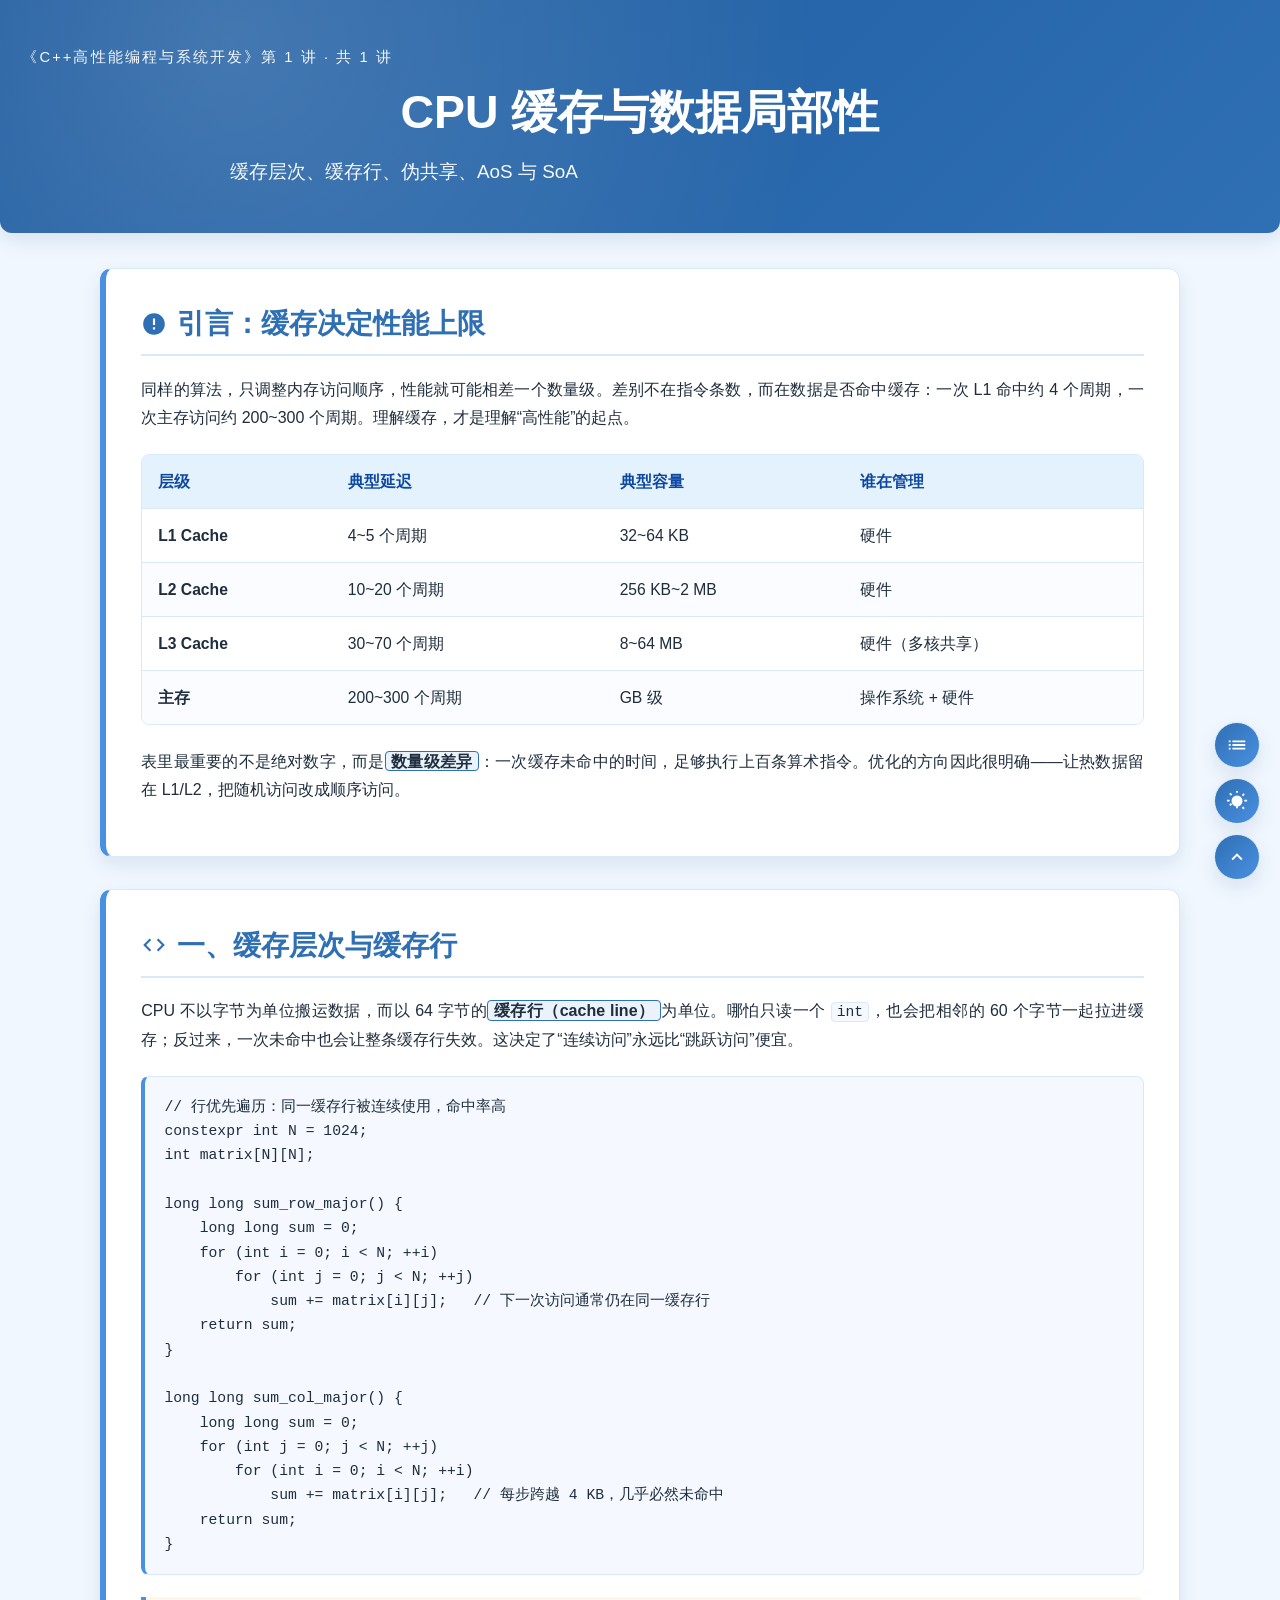
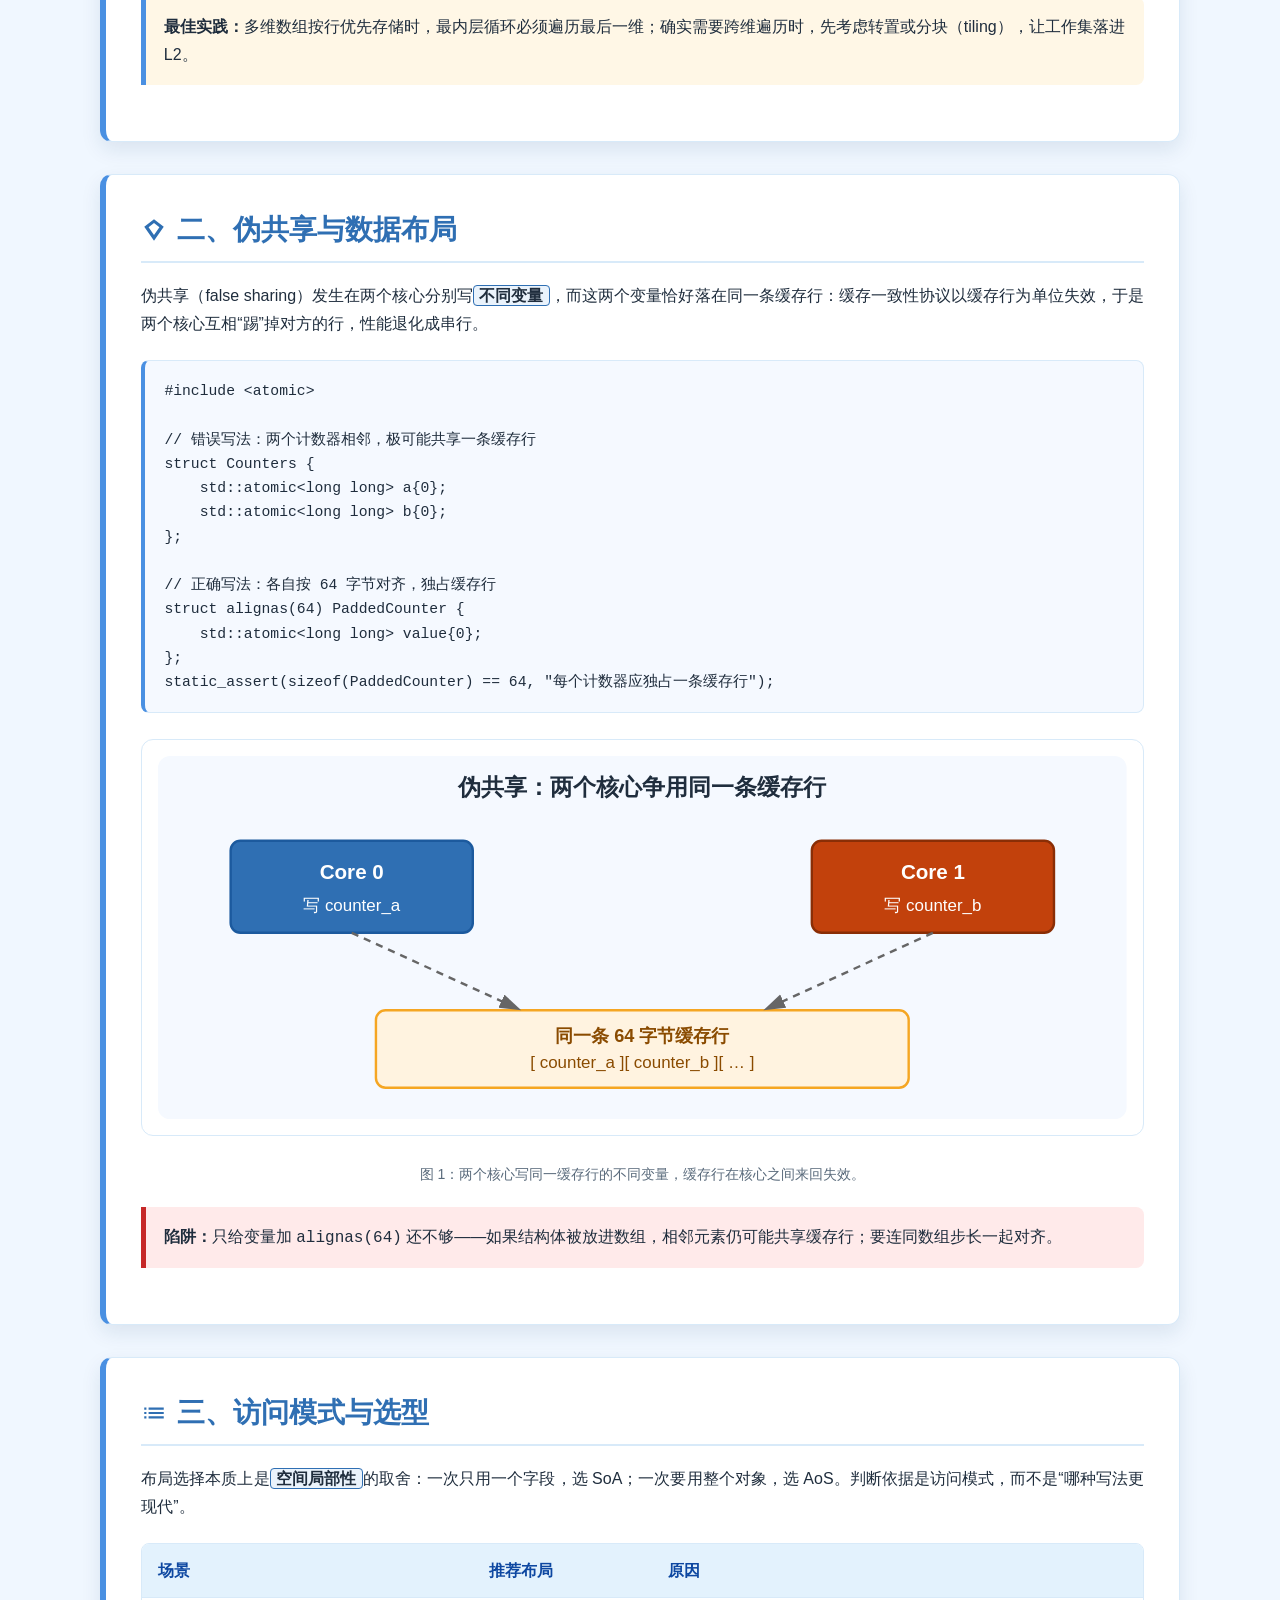
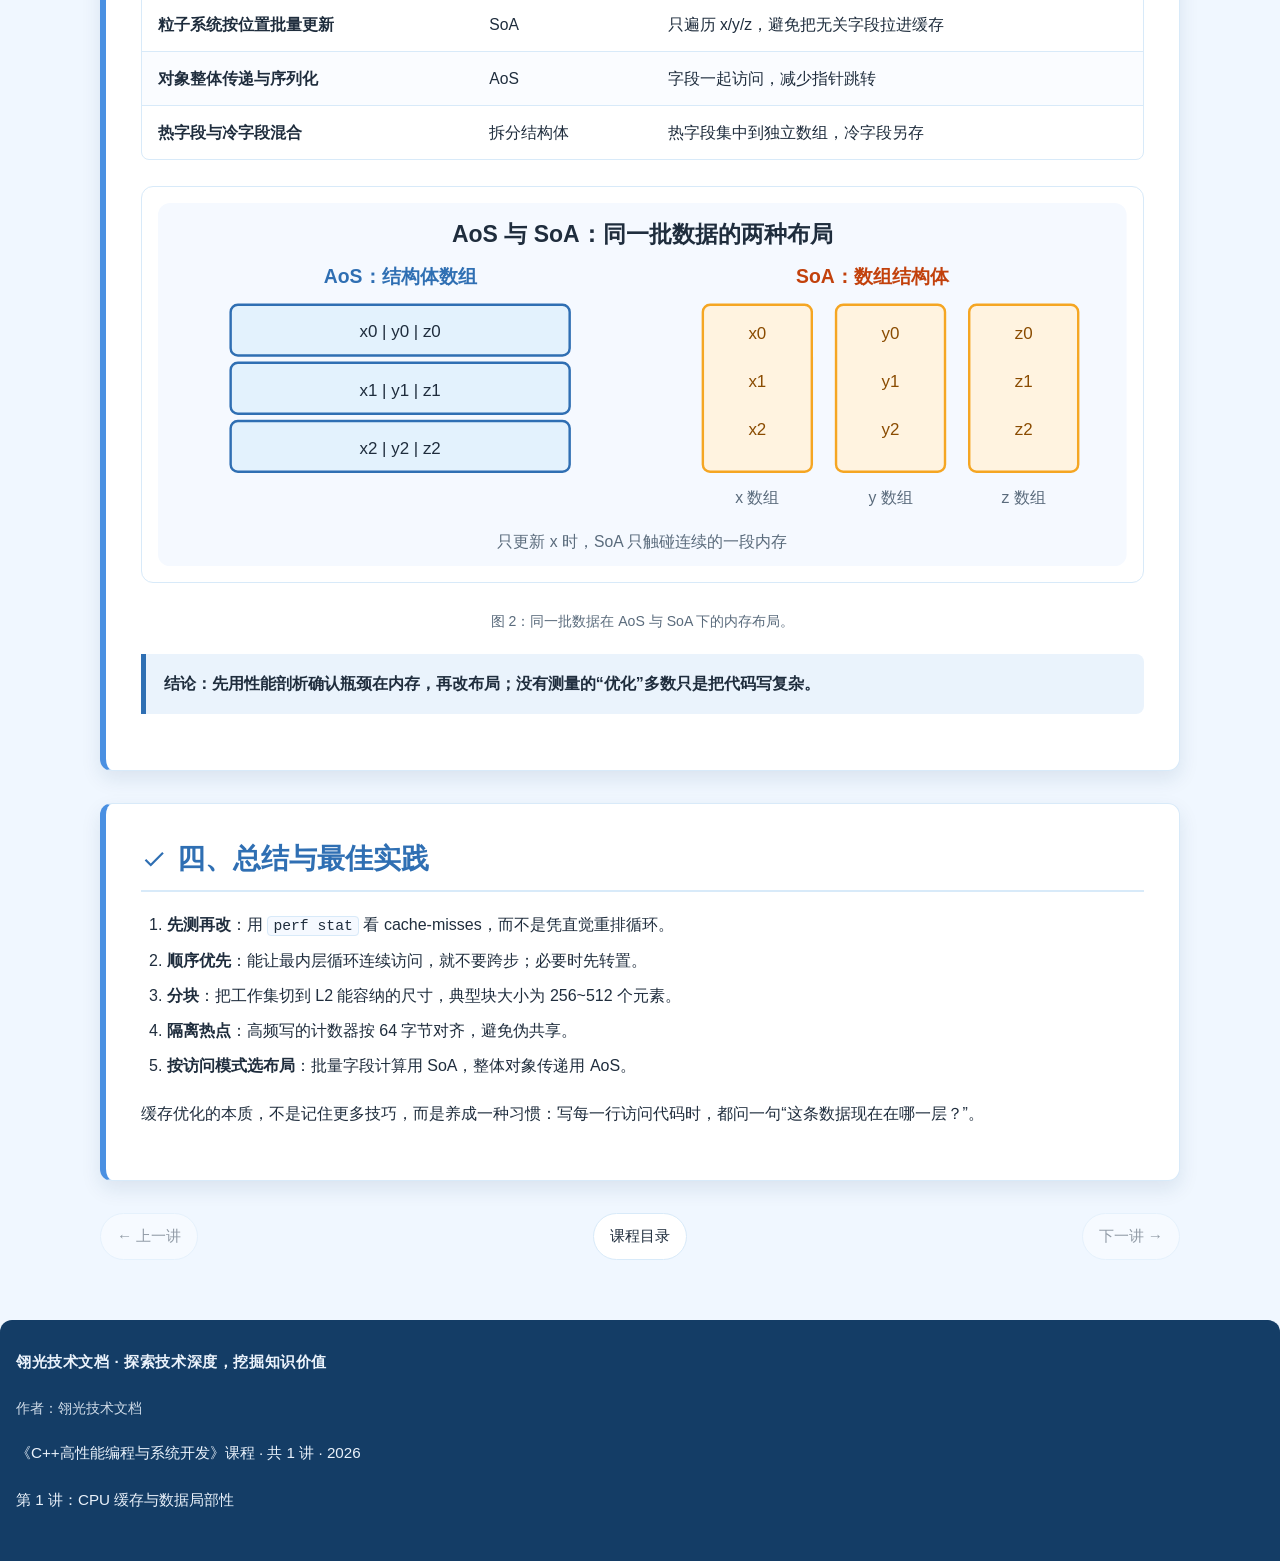
<file: premium-doc-maker/examples/golden/01.html>
<!DOCTYPE html>
<html lang="zh-CN" data-theme="light">
<head>
    <meta charset="UTF-8">
    <meta name="viewport" content="width=device-width, initial-scale=1.0">
    <title>CPU 缓存与数据局部性 - 翎光技术文档</title>
    <meta name="description" content="缓存层次、缓存行、伪共享、AoS 与 SoA">
    <style>
/* ============================================================================
   Style pack: blue-ink / tokens.css
   ----------------------------------------------------------------------------
   本文件是这套风格唯一的颜色与尺度事实源。
   规则：
     1. 组件只允许 background:var(--xxx) 这类引用，禁止任何裸色值；
     2. 两套主题必须定义同一组令牌（键集合完全一致）；
     3. 切换主题只覆盖令牌，不改组件样式；
     4. 插图（SVG）内部用字面量 hex，不引用这些令牌。
   新增令牌时，:root 与 html[data-theme="dark"] 必须同时补，validate.py 会校验。
   ========================================================================== */
:root {
    color-scheme: light;

    /* 基底 */
    --bg:           #F0F7FF;
    --surface:      #FFFFFF;
    --surface-2:    #F5F9FF;
    --text:         #1F2D3D;
    --text-mute:    #5A6B7C;
    --border:       #D8EAF9;

    /* 强调色（均需与 surface 达到正文对比度） */
    --accent:       #2F6FB3;
    --accent-2:     #4A90E2;
    --link:         #1565C0;
    --on-accent:    #FFFFFF;

    /* 头图 */
    --header-a:     #1C5A9E;
    --header-b:     #2F6FB3;
    --on-header:    #FFFFFF;

    /* 表格 */
    --th-bg:        #E3F2FD;
    --th-text:      #0D47A1;
    --row-hover:    #F5F9FF;
    --row-zebra:    #FAFCFF;

    /* 代码 */
    --code-bg:      #F5F9FF;
    --code-text:    #1F2D3D;

    /* 提示类 */
    --tip-bg:       #FFF7E6;
    --warn-bg:      #FFEAEA;
    --warn-border:  #C62828;
    --key-bg:       #EAF3FC;
    --key-border:   #2F6FB3;

    /* 页脚 */
    --footer-bg:    #143D66;
    --footer-text:  #EAF2FB;

    /* 徽章（复杂度 / 标签） */
    --badge-bg:     #E6F4EA;
    --badge-ink:    #1B5E20;
    --badge-2-bg:   #FFF1DC;
    --badge-2-ink:  #8A4B00;
    --badge-3-bg:   #E7F0FB;
    --badge-3-ink:  #0D47A1;

    /* 尺度 */
    --radius:       12px;
    --radius-sm:    8px;
    --shadow:       0 8px 20px rgba(16, 58, 102, .10);
    --shadow-hover: 0 14px 30px rgba(16, 58, 102, .18);
    --focus:        #0D47A1;
}

html[data-theme="dark"] {
    color-scheme: dark;

    --bg:           #0E0E0E;
    --surface:      #1A1A1A;
    --surface-2:    #141414;
    --text:         #E8E4DC;
    --text-mute:    #B3ACA3;
    --border:       #3A322A;

    --accent:       #FF9A2E;
    --accent-2:     #FFB259;
    --link:         #FFB259;
    --on-accent:    #141414;

    --header-a:     #FF8A00;
    --header-b:     #FFB259;
    --on-header:    #141414;

    --th-bg:        #2A2118;
    --th-text:      #FFC078;
    --row-hover:    #24201A;
    --row-zebra:    #1E1B17;

    --code-bg:      #141414;
    --code-text:    #E8E4DC;

    --tip-bg:       #241E16;
    --warn-bg:      #2A1616;
    --warn-border:  #FF6B6B;
    --key-bg:       #2A2118;
    --key-border:   #FF9A2E;

    --footer-bg:    #16130F;
    --footer-text:  #E8E4DC;

    --badge-bg:     #1E2B1E;
    --badge-ink:    #A5D6A7;
    --badge-2-bg:   #2E2318;
    --badge-2-ink:  #FFC078;
    --badge-3-bg:   #182433;
    --badge-3-ink:  #9CC7F5;

    --shadow:       0 8px 20px rgba(0, 0, 0, .55);
    --shadow-hover: 0 14px 30px rgba(0, 0, 0, .70);
    --focus:        #FFB259;

    /* 尺度与主题无关，但为满足“两套主题令牌键完全一致”的契约，在此同步声明 */
    --radius:       12px;
    --radius-sm:    8px;
}

/* ============================================================================
   Style pack: blue-ink / components.css
   ----------------------------------------------------------------------------
   所有颜色一律 var(--token)；本文件内不得出现裸十六进制色值。
   索引页与正文页共用本文件；页面构建时由 scaffold.py 注入到 <style> 中。
   ========================================================================== */

*,
*::before,
*::after { box-sizing: border-box; }

* {
    margin: 0;
    padding: 0;
    font-family: 'Segoe UI', 'Microsoft YaHei', 'PingFang SC', 'Hiragino Sans GB', sans-serif;
}

html { scroll-behavior: smooth; }

body {
    background: var(--bg);
    color: var(--text);
    line-height: 1.75;
    -webkit-font-smoothing: antialiased;
}

p { margin-bottom: 1.1rem; text-align: justify; }
ul, ol { padding-left: 1.6rem; margin-bottom: 1.2rem; }
li { margin-bottom: .45rem; }
strong { font-weight: 600; color: var(--text); }
a { color: var(--link); }
a:hover { text-decoration-thickness: 2px; }
img, svg { max-width: 100%; }

code, kbd, pre {
    font-family: 'Cascadia Code', 'Consolas', 'Monaco', 'Courier New', monospace;
}

:focus-visible {
    outline: 3px solid var(--focus);
    outline-offset: 2px;
    border-radius: 4px;
}

/* ---------------------------------------------------------------- 头图 */

header.chapter-header {
    position: relative;
    overflow: hidden;
    padding: 2.8rem 1.4rem;
    text-align: center;
    color: var(--on-header);
    background: linear-gradient(135deg, var(--header-a), var(--header-b));
    border-radius: 0 0 var(--radius) var(--radius);
    margin-bottom: 2.2rem;
    box-shadow: var(--shadow);
}

header.chapter-header::before {
    content: '';
    position: absolute;
    inset: 0;
    background: radial-gradient(circle at 18% 18%, rgba(255, 255, 255, .16), transparent 55%);
    pointer-events: none;
}

.kicker {
    position: relative;
    font-size: .92rem;
    letter-spacing: .14em;
    opacity: .95;
    margin-bottom: .7rem;
}

header.chapter-header h1 {
    position: relative;
    font-size: clamp(1.9rem, 4.2vw, 2.9rem);
    line-height: 1.3;
    margin-bottom: .8rem;
}

.subtitle {
    position: relative;
    max-width: 820px;
    margin: 0 auto;
    font-size: clamp(1rem, 1.8vw, 1.18rem);
    opacity: .96;
}

/* ---------------------------------------------------------------- 布局 */

.container {
    max-width: 1120px;
    margin: 0 auto;
    padding: 0 20px 20px;
}

section {
    background: var(--surface);
    border: 1px solid var(--border);
    border-left: 6px solid var(--accent-2);
    border-radius: var(--radius);
    padding: 2.2rem;
    margin-bottom: 2rem;
    box-shadow: var(--shadow);
}

h2 {
    display: flex;
    align-items: center;
    gap: .6rem;
    color: var(--accent);
    font-size: clamp(1.4rem, 2.4vw, 1.75rem);
    line-height: 1.4;
    margin-bottom: 1.2rem;
    padding-bottom: .7rem;
    border-bottom: 2px solid var(--border);
}

h2 .h2-icon { width: 26px; height: 26px; flex: none; color: var(--accent); }

h3 {
    color: var(--accent);
    font-size: 1.22rem;
    margin: 1.6rem 0 .7rem;
}

/* ---------------------------------------------------------------- 表格 */

.table-wrap {
    margin: 1.4rem 0;
    overflow-x: auto;
    border: 1px solid var(--border);
    border-radius: var(--radius-sm);
}

table {
    width: 100%;
    min-width: 560px;
    border-collapse: collapse;
    font-size: .98rem;
}

th, td {
    padding: .8rem 1rem;
    text-align: left;
    vertical-align: top;
    border-bottom: 1px solid var(--border);
}

th {
    background: var(--th-bg);
    color: var(--th-text);
    font-weight: 600;
    white-space: nowrap;
}

tbody tr:nth-child(even) { background: var(--row-zebra); }
tbody tr:hover { background: var(--row-hover); }
tbody tr:last-child td { border-bottom: 0; }

/* ---------------------------------------------------------------- 代码 */

.code-block {
    margin: 1.4rem 0;
    overflow: hidden;
    background: var(--code-bg);
    border: 1px solid var(--border);
    border-left: 4px solid var(--accent-2);
    border-radius: var(--radius-sm);
}

.code-block pre {
    margin: 0;
    padding: 1.1rem 1.2rem;
    overflow-x: auto;
    color: var(--code-text);
    font-size: .92rem;
    line-height: 1.65;
}

.code-block code { white-space: pre; }

p code, li code, td code {
    background: var(--surface-2);
    border: 1px solid var(--border);
    border-radius: 4px;
    padding: .08em .35em;
    font-size: .92em;
}

/* ---------------------------------------------------------------- 插图 */

.svg-container {
    margin: 1.6rem 0;
    padding: 1rem;
    overflow-x: auto;
    background: var(--surface);
    border: 1px solid var(--border);
    border-radius: var(--radius);
}

.svg-container svg {
    display: block;
    width: 100%;
    min-width: 560px;
    height: auto;
    margin: 0 auto;
}

.fig-caption {
    margin: .6rem 0 0;
    text-align: center;
    color: var(--text-mute);
    font-size: .88rem;
}

/* ---------------------------------------------------------------- 提示类 */

.tip-box,
.warning-box,
.key-point {
    margin: 1.3rem 0;
    padding: 1rem 1.1rem;
    border-left: 5px solid transparent;
    border-radius: 0 var(--radius-sm) var(--radius-sm) 0;
}

.tip-box { background: var(--tip-bg); border-left-color: var(--accent-2); }
.warning-box { background: var(--warn-bg); border-left-color: var(--warn-border); }
.key-point {
    background: var(--key-bg);
    border-left-color: var(--key-border);
    font-weight: 600;
}

.tip-box p:last-child,
.warning-box p:last-child,
.key-point p:last-child { margin-bottom: 0; }

.highlight,
.keyword {
    background: var(--key-bg);
    border: 1px solid var(--key-border);
    border-radius: 4px;
    padding: .05em .35em;
    font-weight: 600;
    color: var(--text);
}

/* ---------------------------------------------------------------- 卡片 / 网格 */

.grid {
    display: grid;
    grid-template-columns: repeat(auto-fit, minmax(240px, 1fr));
    gap: 1rem;
    margin: 1.4rem 0;
}

.card {
    background: var(--surface);
    border: 1px solid var(--border);
    border-top: 4px solid var(--accent-2);
    border-radius: var(--radius);
    padding: 1.1rem;
    box-shadow: var(--shadow);
    transition: transform .2s ease, box-shadow .2s ease;
}

.card:hover { transform: translateY(-3px); box-shadow: var(--shadow-hover); }
.card h3 { margin-top: 0; font-size: 1.05rem; }

/* ---------------------------------------------------------------- 时间线 */

.timeline {
    position: relative;
    margin: 1.4rem 0;
    padding-left: 1.6rem;
    border-left: 3px dashed var(--accent-2);
}

.timeline-item { position: relative; margin-bottom: 1.2rem; }

.timeline-item::before {
    content: '';
    position: absolute;
    left: -2.06rem;
    top: .45rem;
    width: .85rem;
    height: .85rem;
    border-radius: 50%;
    background: var(--accent);
    border: 2px solid var(--surface);
}

/* ---------------------------------------------------------------- 徽章 */

.badge,
.complexity-badge {
    display: inline-block;
    margin: 0 .2rem;
    padding: .15rem .6rem;
    border-radius: 999px;
    font-size: .82rem;
    font-weight: 700;
    background: var(--badge-bg);
    color: var(--badge-ink);
}

.badge.warn,
.complexity-badge.on { background: var(--badge-2-bg); color: var(--badge-2-ink); }

.badge.info,
.complexity-badge.ologn { background: var(--badge-3-bg); color: var(--badge-3-ink); }

/* ---------------------------------------------------------------- 对照 */

.comparison {
    display: grid;
    grid-template-columns: 1fr 1fr;
    gap: 1rem;
    margin: 1.4rem 0;
}

.comparison > div {
    background: var(--surface-2);
    border: 1px solid var(--border);
    border-top: 4px solid var(--accent-2);
    border-radius: var(--radius);
    padding: 1rem;
}

.comparison > div > :last-child { margin-bottom: 0; }

/* ---------------------------------------------------------------- 翻页 */

.pager {
    display: flex;
    align-items: center;
    justify-content: space-between;
    gap: .8rem;
    margin: 2rem 0 0;
}

.pager-link {
    display: inline-flex;
    align-items: center;
    gap: .4rem;
    padding: .55rem 1rem;
    background: var(--surface);
    border: 1px solid var(--border);
    border-radius: 999px;
    color: var(--text);
    text-decoration: none;
    font-size: .95rem;
}

.pager-link:hover { border-color: var(--accent); color: var(--accent); }
.pager-link.disabled { opacity: .45; cursor: not-allowed; }

/* ---------------------------------------------------------------- 页脚 */

footer {
    margin-top: 2.5rem;
    padding: 1.8rem 1rem;
    text-align: center;
    color: var(--footer-text);
    background: var(--footer-bg);
    border-radius: var(--radius) var(--radius) 0 0;
    font-size: .95rem;
    line-height: 1.9;
}

footer a { color: var(--footer-text); }
.footer-brand { font-weight: 600; letter-spacing: .04em; }
.footer-author { font-size: .88rem; opacity: .88; }

/* ---------------------------------------------------------------- 悬浮菜单 */

.fab-menu {
    position: fixed;
    right: 20px;
    bottom: 20px;
    z-index: 9999;
    display: flex;
    flex-direction: column;
    gap: 10px;
}

.fab-btn {
    display: flex;
    align-items: center;
    justify-content: center;
    width: 46px;
    height: 46px;
    border: 1px solid var(--border);
    border-radius: 50%;
    cursor: pointer;
    background: linear-gradient(135deg, var(--accent), var(--accent-2));
    color: var(--on-accent);
    box-shadow: var(--shadow);
    transition: transform .2s ease, box-shadow .2s ease;
    text-decoration: none;
}

.fab-btn:hover { transform: translateY(-2px) scale(1.04); box-shadow: var(--shadow-hover); }
.fab-btn svg { width: 22px; height: 22px; }

html[data-theme="dark"] .icon-sun { display: none; }
html:not([data-theme="dark"]) .icon-moon { display: none; }

/* ---------------------------------------------------------------- 目录页 */

.index-header {
    position: relative;
    overflow: hidden;
    margin-bottom: 1.6rem;
    padding: 3rem 1.4rem 2.4rem;
    text-align: center;
    color: var(--on-header);
    background: linear-gradient(135deg, var(--header-a), var(--header-b));
    border-radius: 20px;
    box-shadow: var(--shadow);
}

.index-header::before {
    content: '';
    position: absolute;
    inset: 0;
    background: radial-gradient(circle at 82% 12%, rgba(255, 255, 255, .16), transparent 55%);
    pointer-events: none;
}

.index-header .course-icon {
    position: relative;
    width: 52px;
    height: 52px;
    margin-bottom: .7rem;
}

.index-header h1 {
    position: relative;
    font-size: clamp(1.8rem, 4vw, 2.6rem);
    line-height: 1.3;
    margin-bottom: .5rem;
}

.directory-intro {
    margin-bottom: 2rem;
    padding: 1.2rem 1.4rem;
    background: var(--tip-bg);
    border-left: 6px solid var(--accent-2);
    border-radius: 0 var(--radius) var(--radius) 0;
}

.directory-intro h2 {
    margin-bottom: .5rem;
    padding: 0;
    border: 0;
    font-size: 1.2rem;
}

.directory-intro p { margin: 0; }

.stage { margin-bottom: 2.2rem; }

.stage-title {
    display: flex;
    align-items: baseline;
    gap: .6rem;
    margin-bottom: 1rem;
    padding: 0;
    border: 0;
    font-size: 1.15rem;
    color: var(--accent);
}

.stage-index {
    font-size: .78rem;
    font-weight: 700;
    letter-spacing: .12em;
    color: var(--text-mute);
}

.chapters {
    display: grid;
    grid-template-columns: repeat(auto-fill, minmax(300px, 1fr));
    gap: 1.2rem;
}

.chapter-card {
    display: flex;
    flex-direction: column;
    padding: 1.3rem;
    background: var(--surface);
    border: 1px solid var(--border);
    border-top: 5px solid var(--accent-2);
    border-radius: var(--radius);
    box-shadow: var(--shadow);
    transition: transform .2s ease, box-shadow .2s ease;
}

.chapter-card:hover { transform: translateY(-4px); box-shadow: var(--shadow-hover); }

.chapter-number {
    display: inline-flex;
    align-items: center;
    justify-content: center;
    width: 38px;
    height: 38px;
    margin-bottom: .8rem;
    border-radius: 50%;
    background: var(--accent);
    color: var(--on-accent);
    font-size: .95rem;
    font-weight: 700;
}

.chapter-card h3 {
    margin: 0 0 .5rem;
    font-size: 1.08rem;
    line-height: 1.45;
    color: var(--accent);
}

.chapter-meta {
    margin: 0 0 .55rem;
    color: var(--text-mute);
    font-size: .8rem;
    letter-spacing: .02em;
}

.chapter-content {
    flex-grow: 1;
    margin: 0 0 1rem;
    padding-left: .7rem;
    border-left: 3px solid var(--border);
    color: var(--text-mute);
    font-size: .92rem;
    line-height: 1.6;
}

.chapter-link {
    display: inline-flex;
    align-items: center;
    align-self: flex-start;
    gap: .4rem;
    padding: .5rem 1rem;
    border-radius: 999px;
    background: var(--accent);
    color: var(--on-accent);
    font-size: .92rem;
    font-weight: 600;
    text-decoration: none;
}

.chapter-link:hover { background: var(--link); color: var(--on-accent); }

/* ---------------------------------------------------------------- 主题过渡 */

body,
header,
section,
footer,
.card,
table,
th,
td,
.code-block,
.svg-container,
.pager-link,
.chapter-card {
    transition: background-color .25s ease, color .25s ease, border-color .25s ease;
}

/* ---------------------------------------------------------------- 响应式 */

@media (max-width: 768px) {
    .container { padding: 0 14px 14px; }
    section { padding: 1.4rem 1.1rem; }
    header.chapter-header { padding: 2rem 1rem; }
    .index-header { padding: 2.2rem 1rem 1.8rem; border-radius: 14px; }
    .comparison { grid-template-columns: 1fr; }
    .chapters { grid-template-columns: 1fr; }
    .pager { flex-direction: column; align-items: stretch; }
    .pager-link { justify-content: center; }
    .fab-menu { right: 12px; bottom: 12px; gap: 8px; }
    .fab-btn { width: 42px; height: 42px; }
    .stage-title { font-size: 1.05rem; }
}

/* ---------------------------------------------------------------- 打印 */

@media print {
    @page { margin: 14mm; }

    body { background: #FFFFFF; color: #111111; }
    header.chapter-header,
    .index-header { background: #FFFFFF; color: #111111; box-shadow: none; }
    header.chapter-header h1,
    .kicker,
    .subtitle { color: #111111; }
    section,
    .card,
    table,
    .code-block,
    .svg-container { box-shadow: none; }
    footer {
        background: #FFFFFF;
        color: #111111;
        border-top: 1px solid #CCCCCC;
        border-radius: 0;
    }
    footer a { color: #111111; }
    .fab-menu,
    .pager { display: none; }
    a { color: #111111; text-decoration: underline; }
}

@media (prefers-reduced-motion: reduce) {
    *,
    *::before,
    *::after {
        animation-duration: .001ms !important;
        animation-iteration-count: 1 !important;
        transition-duration: .001ms !important;
    }
    html { scroll-behavior: auto; }
}
    </style>
    <script>
    /* 首屏防闪烁：必须在首次绘制前确定主题 */
    (function () {
        var t;
        try { t = localStorage.getItem('doc-theme'); } catch (e) {}
        if (!t) {
            t = (window.matchMedia && window.matchMedia('(prefers-color-scheme: dark)').matches)
                ? 'dark' : 'light';
        }
        document.documentElement.setAttribute('data-theme', t);
    })();
    </script>
</head>
<body>
    <header class="chapter-header">
        <p class="kicker">《C++高性能编程与系统开发》第 <span data-n="1">1</span> 讲 · 共 1 讲</p>
        <h1>CPU 缓存与数据局部性</h1>
        <p class="subtitle">缓存层次、缓存行、伪共享、AoS 与 SoA</p>
    </header>

    <main class="container">
        <section>
            <h2><svg class="h2-icon" viewBox="0 0 24 24" fill="currentColor" aria-hidden="true"><path d="M12 2C6.48 2 2 6.48 2 12s4.48 10 10 10 10-4.48 10-10S17.52 2 12 2zm1 15h-2v-2h2v2zm0-4h-2V7h2v6z"/></svg>引言：缓存决定性能上限</h2>
            <p>同样的算法，只调整内存访问顺序，性能就可能相差一个数量级。差别不在指令条数，而在数据是否命中缓存：一次 L1 命中约 4 个周期，一次主存访问约 200~300 个周期。理解缓存，才是理解“高性能”的起点。</p>

            <div class="table-wrap">
                <table>
                    <thead>
                        <tr><th>层级</th><th>典型延迟</th><th>典型容量</th><th>谁在管理</th></tr>
                    </thead>
                    <tbody>
                        <tr><td><strong>L1 Cache</strong></td><td>4~5 个周期</td><td>32~64 KB</td><td>硬件</td></tr>
                        <tr><td><strong>L2 Cache</strong></td><td>10~20 个周期</td><td>256 KB~2 MB</td><td>硬件</td></tr>
                        <tr><td><strong>L3 Cache</strong></td><td>30~70 个周期</td><td>8~64 MB</td><td>硬件（多核共享）</td></tr>
                        <tr><td><strong>主存</strong></td><td>200~300 个周期</td><td>GB 级</td><td>操作系统 + 硬件</td></tr>
                    </tbody>
                </table>
            </div>

            <p>表里最重要的不是绝对数字，而是<span class="highlight">数量级差异</span>：一次缓存未命中的时间，足够执行上百条算术指令。优化的方向因此很明确——让热数据留在 L1/L2，把随机访问改成顺序访问。</p>
        </section>

        <section>
            <h2><svg class="h2-icon" viewBox="0 0 24 24" fill="currentColor" aria-hidden="true"><path d="M9.4 16.6L4.8 12l4.6-4.6L8 6l-6 6 6 6 1.4-1.4zm5.2 0l4.6-4.6-4.6-4.6L16 6l6 6-6 6-1.4-1.4z"/></svg>一、缓存层次与缓存行</h2>
            <p>CPU 不以字节为单位搬运数据，而以 64 字节的<span class="highlight">缓存行（cache line）</span>为单位。哪怕只读一个 <code>int</code>，也会把相邻的 60 个字节一起拉进缓存；反过来，一次未命中也会让整条缓存行失效。这决定了“连续访问”永远比“跳跃访问”便宜。</p>

            <div class="code-block">
<pre><code>// 行优先遍历：同一缓存行被连续使用，命中率高
constexpr int N = 1024;
int matrix[N][N];

long long sum_row_major() {
    long long sum = 0;
    for (int i = 0; i &lt; N; ++i)
        for (int j = 0; j &lt; N; ++j)
            sum += matrix[i][j];   // 下一次访问通常仍在同一缓存行
    return sum;
}

long long sum_col_major() {
    long long sum = 0;
    for (int j = 0; j &lt; N; ++j)
        for (int i = 0; i &lt; N; ++i)
            sum += matrix[i][j];   // 每步跨越 4 KB，几乎必然未命中
    return sum;
}</code></pre>
            </div>

            <div class="tip-box">
                <strong>最佳实践：</strong>多维数组按行优先存储时，最内层循环必须遍历最后一维；确实需要跨维遍历时，先考虑转置或分块（tiling），让工作集落进 L2。
            </div>
        </section>

        <section>
            <h2><svg class="h2-icon" viewBox="0 0 24 24" fill="currentColor" aria-hidden="true"><path d="M12 2l-9 7 9 13 9-13-9-7zm0 3.5l5 3.9-5 7.2-5-7.2 5-3.9z"/></svg>二、伪共享与数据布局</h2>
            <p>伪共享（false sharing）发生在两个核心分别写<span class="highlight">不同变量</span>，而这两个变量恰好落在同一条缓存行：缓存一致性协议以缓存行为单位失效，于是两个核心互相“踢”掉对方的行，性能退化成串行。</p>

            <div class="code-block">
<pre><code>#include &lt;atomic&gt;

// 错误写法：两个计数器相邻，极可能共享一条缓存行
struct Counters {
    std::atomic&lt;long long&gt; a{0};
    std::atomic&lt;long long&gt; b{0};
};

// 正确写法：各自按 64 字节对齐，独占缓存行
struct alignas(64) PaddedCounter {
    std::atomic&lt;long long&gt; value{0};
};
static_assert(sizeof(PaddedCounter) == 64, "每个计数器应独占一条缓存行");</code></pre>
            </div>

            <div class="svg-container">
<svg viewBox="0 0 800 300" role="img" aria-label="两个核心写入同一条缓存行中的不同变量，导致缓存行反复失效">
                    <title>伪共享：两个核心争用同一条缓存行</title>
                    <rect x="0" y="0" width="800" height="300" fill="#F5F9FF" rx="10"/>
                    <text x="400" y="32" text-anchor="middle" font-size="19" font-weight="bold" fill="#1F2D3D">伪共享：两个核心争用同一条缓存行</text>

                    <rect x="60" y="70" width="200" height="76" rx="8" fill="#2F6FB3" stroke="#1C5A9E" stroke-width="2"/>
                    <text x="160" y="102" text-anchor="middle" fill="#FFFFFF" font-size="17" font-weight="bold">Core 0</text>
                    <text x="160" y="128" text-anchor="middle" fill="#FFFFFF" font-size="14">写 counter_a</text>

                    <rect x="540" y="70" width="200" height="76" rx="8" fill="#C2410C" stroke="#8A2E06" stroke-width="2"/>
                    <text x="640" y="102" text-anchor="middle" fill="#FFFFFF" font-size="17" font-weight="bold">Core 1</text>
                    <text x="640" y="128" text-anchor="middle" fill="#FFFFFF" font-size="14">写 counter_b</text>

                    <rect x="180" y="210" width="440" height="64" rx="8" fill="#FFF3E0" stroke="#F5A623" stroke-width="2"/>
                    <text x="400" y="236" text-anchor="middle" fill="#8A4B00" font-size="15" font-weight="bold">同一条 64 字节缓存行</text>
                    <text x="400" y="258" text-anchor="middle" fill="#8A4B00" font-size="14">[ counter_a ][ counter_b ][ … ]</text>

                    <line x1="160" y1="146" x2="300" y2="210" stroke="#666666" stroke-width="2" stroke-dasharray="6,5" marker-end="url(#fs-arrow)"/>
                    <line x1="640" y1="146" x2="500" y2="210" stroke="#666666" stroke-width="2" stroke-dasharray="6,5" marker-end="url(#fs-arrow)"/>

                    <defs>
                        <marker id="fs-arrow" markerWidth="10" markerHeight="10" refX="9" refY="3" orient="auto" markerUnits="strokeWidth">
                            <path d="M0,0 L0,6 L9,3 z" fill="#666666"/>
                        </marker>
                    </defs>
                </svg>
            </div>
            <p class="fig-caption">图 1：两个核心写同一缓存行的不同变量，缓存行在核心之间来回失效。</p>

            <div class="warning-box">
                <strong>陷阱：</strong>只给变量加 <code>alignas(64)</code> 还不够——如果结构体被放进数组，相邻元素仍可能共享缓存行；要连同数组步长一起对齐。
            </div>
        </section>

        <section>
            <h2><svg class="h2-icon" viewBox="0 0 24 24" fill="currentColor" aria-hidden="true"><path d="M3 13h2v-2H3v2zm0 4h2v-2H3v2zm0-8h2V7H3v2zm4 4h14v-2H7v2zm0 4h14v-2H7v2zM7 7v2h14V7H7z"/></svg>三、访问模式与选型</h2>
            <p>布局选择本质上是<span class="highlight">空间局部性</span>的取舍：一次只用一个字段，选 SoA；一次要用整个对象，选 AoS。判断依据是访问模式，而不是“哪种写法更现代”。</p>

            <div class="table-wrap">
                <table>
                    <thead>
                        <tr><th>场景</th><th>推荐布局</th><th>原因</th></tr>
                    </thead>
                    <tbody>
                        <tr><td><strong>粒子系统按位置批量更新</strong></td><td>SoA</td><td>只遍历 x/y/z，避免把无关字段拉进缓存</td></tr>
                        <tr><td><strong>对象整体传递与序列化</strong></td><td>AoS</td><td>字段一起访问，减少指针跳转</td></tr>
                        <tr><td><strong>热字段与冷字段混合</strong></td><td>拆分结构体</td><td>热字段集中到独立数组，冷字段另存</td></tr>
                    </tbody>
                </table>
            </div>

            <div class="svg-container">
<svg viewBox="0 0 800 300" role="img" aria-label="AoS 与 SoA 两种内存布局的对比">
                    <title>AoS 与 SoA 的内存布局</title>
                    <rect x="0" y="0" width="800" height="300" fill="#F5F9FF" rx="10"/>
                    <text x="400" y="32" text-anchor="middle" font-size="19" font-weight="bold" fill="#1F2D3D">AoS 与 SoA：同一批数据的两种布局</text>

                    <text x="200" y="66" text-anchor="middle" font-size="16" font-weight="bold" fill="#2F6FB3">AoS：结构体数组</text>
                    <rect x="60" y="84" width="280" height="42" rx="6" fill="#E3F2FD" stroke="#2F6FB3" stroke-width="2"/>
                    <text x="200" y="111" text-anchor="middle" font-size="14" fill="#1F2D3D">x0 | y0 | z0</text>
                    <rect x="60" y="132" width="280" height="42" rx="6" fill="#E3F2FD" stroke="#2F6FB3" stroke-width="2"/>
                    <text x="200" y="159" text-anchor="middle" font-size="14" fill="#1F2D3D">x1 | y1 | z1</text>
                    <rect x="60" y="180" width="280" height="42" rx="6" fill="#E3F2FD" stroke="#2F6FB3" stroke-width="2"/>
                    <text x="200" y="207" text-anchor="middle" font-size="14" fill="#1F2D3D">x2 | y2 | z2</text>

                    <text x="590" y="66" text-anchor="middle" font-size="16" font-weight="bold" fill="#C2410C">SoA：数组结构体</text>
                    <rect x="450" y="84" width="90" height="138" rx="6" fill="#FFF3E0" stroke="#F5A623" stroke-width="2"/>
                    <text x="495" y="112" text-anchor="middle" font-size="14" fill="#8A4B00">x0</text>
                    <text x="495" y="152" text-anchor="middle" font-size="14" fill="#8A4B00">x1</text>
                    <text x="495" y="192" text-anchor="middle" font-size="14" fill="#8A4B00">x2</text>

                    <rect x="560" y="84" width="90" height="138" rx="6" fill="#FFF3E0" stroke="#F5A623" stroke-width="2"/>
                    <text x="605" y="112" text-anchor="middle" font-size="14" fill="#8A4B00">y0</text>
                    <text x="605" y="152" text-anchor="middle" font-size="14" fill="#8A4B00">y1</text>
                    <text x="605" y="192" text-anchor="middle" font-size="14" fill="#8A4B00">y2</text>

                    <rect x="670" y="84" width="90" height="138" rx="6" fill="#FFF3E0" stroke="#F5A623" stroke-width="2"/>
                    <text x="715" y="112" text-anchor="middle" font-size="14" fill="#8A4B00">z0</text>
                    <text x="715" y="152" text-anchor="middle" font-size="14" fill="#8A4B00">z1</text>
                    <text x="715" y="192" text-anchor="middle" font-size="14" fill="#8A4B00">z2</text>

                    <text x="495" y="248" text-anchor="middle" font-size="13" fill="#5A6B7C">x 数组</text>
                    <text x="605" y="248" text-anchor="middle" font-size="13" fill="#5A6B7C">y 数组</text>
                    <text x="715" y="248" text-anchor="middle" font-size="13" fill="#5A6B7C">z 数组</text>
                    <text x="400" y="284" text-anchor="middle" font-size="13" fill="#5A6B7C">只更新 x 时，SoA 只触碰连续的一段内存</text>
                </svg>
            </div>
            <p class="fig-caption">图 2：同一批数据在 AoS 与 SoA 下的内存布局。</p>

            <div class="key-point">
                <strong>结论：</strong>先用性能剖析确认瓶颈在内存，再改布局；没有测量的“优化”多数只是把代码写复杂。
            </div>
        </section>

        <section>
            <h2><svg class="h2-icon" viewBox="0 0 24 24" fill="currentColor" aria-hidden="true"><path d="M9 16.17L4.83 12l-1.42 1.41L9 19 21 7l-1.41-1.41z"/></svg>四、总结与最佳实践</h2>
            <ol>
                <li><strong>先测再改</strong>：用 <code>perf stat</code> 看 cache-misses，而不是凭直觉重排循环。</li>
                <li><strong>顺序优先</strong>：能让最内层循环连续访问，就不要跨步；必要时先转置。</li>
                <li><strong>分块</strong>：把工作集切到 L2 能容纳的尺寸，典型块大小为 256~512 个元素。</li>
                <li><strong>隔离热点</strong>：高频写的计数器按 64 字节对齐，避免伪共享。</li>
                <li><strong>按访问模式选布局</strong>：批量字段计算用 SoA，整体对象传递用 AoS。</li>
            </ol>
            <p>缓存优化的本质，不是记住更多技巧，而是养成一种习惯：写每一行访问代码时，都问一句“这条数据现在在哪一层？”。</p>
        </section>

        <nav class="pager" aria-label="章节翻页">
            <span class="pager-link disabled" aria-disabled="true">← 上一讲</span>
            <a class="pager-link" href="index.html">课程目录</a>
            <span class="pager-link disabled" aria-disabled="true">下一讲 →</span>
        </nav>
    </main>

    <footer>
        <p class="footer-brand">翎光技术文档 · 探索技术深度，挖掘知识价值</p>
        <p class="footer-author">作者：翎光技术文档</p>
        <p>《C++高性能编程与系统开发》课程 · 共 1 讲 · 2026</p>
        <p>第 <span data-n="1">1</span> 讲：<span data-title>CPU 缓存与数据局部性</span></p>
    </footer>

    <div class="fab-menu" role="toolbar" aria-label="页面工具">
        <a href="index.html" class="fab-btn" title="返回目录" aria-label="返回目录">
            <svg viewBox="0 0 24 24" fill="currentColor" aria-hidden="true"><path d="M3 13h2v-2H3v2zm0 4h2v-2H3v2zm0-8h2V7H3v2zm4 4h14v-2H7v2zm0 4h14v-2H7v2zM7 7v2h14V7H7z"/></svg>
        </a>
        <button class="fab-btn" id="theme-toggle" type="button" title="切换浅色/深色" aria-label="切换浅色/深色">
            <svg class="icon-sun" viewBox="0 0 24 24" fill="currentColor" aria-hidden="true"><path d="M6.76 4.84l-1.8-1.79-1.41 1.41 1.79 1.79 1.42-1.41zM4 10.5H1v2h3v-2zm9-9.5h-2V3h2V1zm7.45 3.95l-1.41-1.41-1.79 1.79 1.41 1.41 1.79-1.79zm-3.21 14.4l1.79 1.8 1.41-1.41-1.8-1.79-1.4 1.4zM20 10.5v2h3v-2h-3zm-9 9.5h2v-2h-2v2zm-7.45-3.95l1.41 1.41 1.79-1.79-1.41-1.41-1.79 1.79zM12 6a6 6 0 100 12 6 6 0 000-12z"/></svg>
            <svg class="icon-moon" viewBox="0 0 24 24" fill="currentColor" aria-hidden="true"><path d="M12 3a9 9 0 109 9c0-.46-.04-.92-.1-1.36a5.39 5.39 0 01-4.4 2.26 5.4 5.4 0 01-3.14-9.8c-.44-.06-.9-.1-1.36-.1z"/></svg>
        </button>
        <button class="fab-btn" id="back-to-top" type="button" title="回到顶部" aria-label="回到顶部">
            <svg viewBox="0 0 24 24" fill="currentColor" aria-hidden="true"><path d="M12 8l-6 6 1.41 1.41L12 10.83l4.59 4.58L18 14l-6-6z"/></svg>
        </button>
    </div>

    <script>
    (function () {
        var root = document.documentElement;
        var toggle = document.getElementById('theme-toggle');
        if (toggle) {
            toggle.setAttribute('aria-pressed', String(root.getAttribute('data-theme') === 'dark'));
            toggle.addEventListener('click', function () {
                var next = root.getAttribute('data-theme') === 'dark' ? 'light' : 'dark';
                root.setAttribute('data-theme', next);
                toggle.setAttribute('aria-pressed', String(next === 'dark'));
                try { localStorage.setItem('doc-theme', next); } catch (e) {}
            });
        }
        var top = document.getElementById('back-to-top');
        if (top) {
            top.addEventListener('click', function () {
                window.scrollTo({ top: 0, behavior: 'smooth' });
            });
        }
    })();
    </script>
</body>
</html>
</file>
